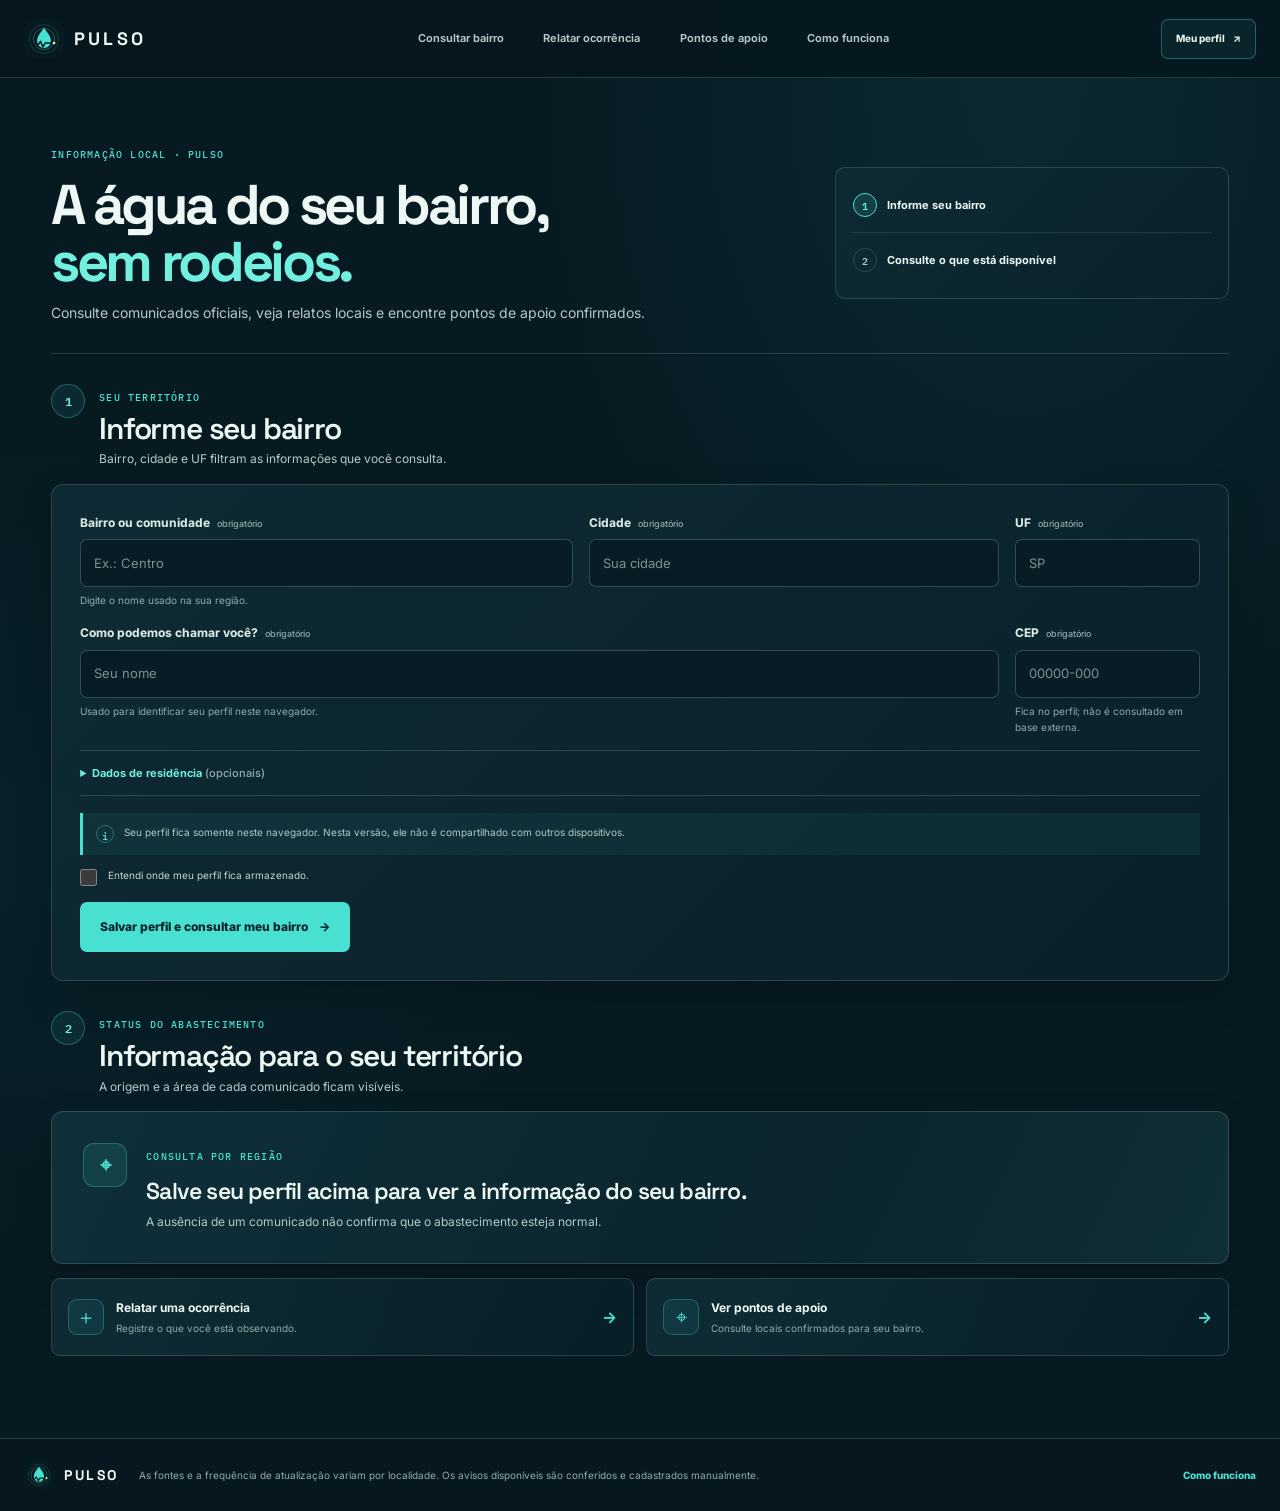
<file: index.html>
<!doctype html>
<html lang="pt-BR">
<head>
  <meta charset="utf-8">
  <meta name="viewport" content="width=device-width, initial-scale=1">
  <meta name="theme-color" content="#071a22">
  <meta name="description" content="Consulte avisos de abastecimento, relatos locais e pontos de apoio para o seu bairro.">
  <title>Pulso — Informação da água no seu bairro</title>
  <link rel="icon" href="img/mark.svg" type="image/svg+xml">
  <link rel="preconnect" href="https://fonts.googleapis.com">
  <link rel="preconnect" href="https://fonts.gstatic.com" crossorigin>
  <link href="https://fonts.googleapis.com/css2?family=IBM+Plex+Mono:wght@400;500;600&family=Inter:wght@400;500;600;700;800&family=Space+Grotesk:wght@400;500;600;700&display=swap" rel="stylesheet">
  <link rel="stylesheet" href="css/styles-base.css">
  <link rel="stylesheet" href="css/styles-alerta.css">
  <script src="js/data.js" defer></script>
  <script src="js/app.js" defer></script>
</head>
<body data-page="inicio">
  <a class="skip-link" href="#conteudo">Pular para o conteúdo</a>
  <div class="app-frame">
    <header class="site-header">
      <a class="brand" href="index.html" aria-label="Pulso, início"><img src="img/mark.svg" width="40" height="40" alt=""><span>PULSO</span></a>
      <nav class="primary-nav" id="primary-navigation" aria-label="Navegação principal">
        <a data-active-nav="status" href="solucao.html">Consultar bairro</a>
        <a data-active-nav="relatos" href="equipe.html">Relatar ocorrência</a>
        <a data-active-nav="apoio" href="impacto.html">Pontos de apoio</a>
        <a data-active-nav="sobre" href="sobre.html">Como funciona</a>
      </nav>
      <a class="header-profile" href="#perfil">Meu perfil <span aria-hidden="true">↗</span></a>
      <button class="menu-toggle" id="menu-toggle" type="button" aria-controls="primary-navigation" aria-expanded="false" aria-label="Abrir navegação"><span></span><span></span></button>
    </header>

    <main id="conteudo" class="page-content page-content--service">
      <section class="service-intro" aria-labelledby="home-title">
        <div class="service-intro__copy">
          <span class="eyebrow">INFORMAÇÃO LOCAL · PULSO</span>
          <h1 id="home-title">A água do seu bairro,<br><span>sem rodeios.</span></h1>
          <p>Consulte comunicados oficiais, veja relatos locais e encontre pontos de apoio confirmados.</p>
        </div>
        <ol class="service-steps" aria-label="Como começar">
          <li class="service-steps__current"><span>1</span><strong>Informe seu bairro</strong></li>
          <li><span>2</span><strong>Consulte o que está disponível</strong></li>
        </ol>
      </section>

      <section class="profile-section profile-section--service" id="perfil" aria-labelledby="profile-title">
        <div class="service-section-heading">
          <span class="service-step-number" aria-hidden="true">1</span>
          <div>
            <span class="eyebrow">SEU TERRITÓRIO</span>
            <h2 id="profile-title">Informe seu bairro</h2>
            <p>Bairro, cidade e UF filtram as informações que você consulta.</p>
          </div>
        </div>

        <div id="profile-summary" class="profile-summary" hidden>
          <span class="profile-avatar" aria-hidden="true">⌖</span>
          <div id="profile-summary-text" class="profile-summary__text"></div>
          <div class="profile-summary__actions">
            <button id="edit-profile" class="button button--outline" type="button">Alterar perfil</button>
            <button id="delete-profile" class="text-button" type="button">Apagar perfil e dados locais</button>
          </div>
        </div>

        <div id="profile-form-section">
          <form id="profile-form" class="profile-form profile-form--service" novalidate>
            <div class="profile-form__grid">
              <div class="field">
                <label for="neighborhood">Bairro ou comunidade <span>obrigatório</span></label>
                <input id="neighborhood" name="neighborhood" type="text" maxlength="80" autocomplete="address-level3" placeholder="Ex.: Centro" required>
                <small>Digite o nome usado na sua região.</small>
              </div>
              <div class="field">
                <label for="city">Cidade <span>obrigatório</span></label>
                <input id="city" name="city" type="text" maxlength="80" autocomplete="address-level2" placeholder="Sua cidade" required>
              </div>
              <div class="field field--state">
                <label for="state">UF <span>obrigatório</span></label>
                <input id="state" name="state" type="text" maxlength="2" minlength="2" autocomplete="address-level1" placeholder="SP" autocapitalize="characters" required>
              </div>
              <div class="field field--wide">
                <label for="name">Como podemos chamar você? <span>obrigatório</span></label>
                <input id="name" name="name" type="text" maxlength="80" autocomplete="name" placeholder="Seu nome" required>
                <small>Usado para identificar seu perfil neste navegador.</small>
              </div>
              <div class="field">
                <label for="cep">CEP <span>obrigatório</span></label>
                <input id="cep" name="cep" type="text" inputmode="numeric" maxlength="9" autocomplete="postal-code" placeholder="00000-000" required>
                <small>Fica no perfil; não é consultado em base externa.</small>
              </div>
            </div>

            <details class="profile-optional">
              <summary>Dados de residência <span>(opcionais)</span></summary>
              <div class="profile-optional__fields">
                <div class="field">
                  <label for="residence-type">Tipo de residência</label>
                  <select id="residence-type" name="residence-type"><option value="">Prefiro não informar</option><option value="Casa">Casa</option><option value="Apartamento">Apartamento</option></select>
                </div>
                <div class="field">
                  <label for="residence-number">Número</label>
                  <input id="residence-number" name="residence-number" type="text" maxlength="12" autocomplete="off" placeholder="Opcional">
                </div>
              </div>
            </details>

            <div class="profile-storage-note">
              <span aria-hidden="true">i</span>
              <p>Seu perfil fica somente neste navegador. Nesta versão, ele não é compartilhado com outros dispositivos.</p>
            </div>
            <label class="consent-row"><input id="profile-local-consent" type="checkbox" required><span>Entendi onde meu perfil fica armazenado.</span></label>
            <button class="button button--blue" type="submit">Salvar perfil e consultar meu bairro <span aria-hidden="true">→</span></button>
          </form>
        </div>
        <p id="profile-status" class="inline-status" role="status" aria-live="polite"></p>
      </section>

      <section class="content-section content-section--service" aria-labelledby="today-title">
        <div class="service-section-heading">
          <span class="service-step-number" aria-hidden="true">2</span>
          <div>
            <span class="eyebrow">STATUS DO ABASTECIMENTO</span>
            <h2 id="today-title">Informação para o seu território</h2>
            <p>A origem e a área de cada comunicado ficam visíveis.</p>
          </div>
        </div>
        <div id="official-status" aria-live="polite" tabindex="-1"></div>
        <div class="service-next-actions" aria-label="Próximas ações">
          <a href="equipe.html" class="service-action"><span class="service-action__icon" aria-hidden="true">＋</span><span><strong>Relatar uma ocorrência</strong><small>Registre o que você está observando.</small></span><b aria-hidden="true">→</b></a>
          <a href="impacto.html" class="service-action"><span class="service-action__icon" aria-hidden="true">⌖</span><span><strong>Ver pontos de apoio</strong><small>Consulte locais confirmados para seu bairro.</small></span><b aria-hidden="true">→</b></a>
        </div>
      </section>
    </main>

    <dialog id="demo-alert-dialog" class="demo-alert-dialog" aria-labelledby="demo-alert-title" aria-describedby="demo-alert-disclosure">
      <div class="demo-alert-dialog__panel">
        <div class="demo-alert-dialog__header">
          <span id="demo-alert-badge" class="status-chip status-chip--demo">DEMONSTRAÇÃO · AVISO OFICIAL</span>
          <span id="demo-alert-provider" class="source-code">SAAE Indaiatuba</span>
        </div>
        <h2 id="demo-alert-title">Exemplo de mensagem de alerta</h2>
        <p id="demo-alert-location" class="demo-alert-dialog__location">Perfil consultado: bairro · cidade/UF</p>
        <p id="demo-alert-message" class="demo-alert-dialog__message">Comunicado oficial sobre o abastecimento.</p>
        <div class="status-details">
          <div><span>PERÍODO DO COMUNICADO</span><strong id="demo-alert-period"></strong></div>
          <div><span>ABRANGÊNCIA DA FONTE</span><strong id="demo-alert-area"></strong></div>
        </div>
        <details id="demo-alert-areas" class="demo-alert-dialog__areas">
          <summary id="demo-alert-areas-summary">Ver áreas citadas no comunicado original</summary>
          <ul id="demo-alert-areas-list" aria-label="Áreas citadas no comunicado"></ul>
        </details>
        <p id="demo-alert-disclosure" class="demo-alert-dialog__disclosure">Este exemplo se baseia em um comunicado oficial real. A lista mostra apenas as áreas citadas na publicação; o status filtrado do seu perfil aparece na página.</p>
        <div class="demo-alert-dialog__actions">
          <a id="demo-alert-source" class="text-link" href="https://saae.sp.gov.br/servicos/avisos-de-interrupcao" target="_blank" rel="noopener noreferrer">Abrir publicação original (opcional) <span aria-hidden="true">↗</span></a>
          <button id="demo-alert-dismiss" class="button button--blue" type="button">Ver resultado do meu bairro</button>
        </div>
      </div>
    </dialog>

    <footer class="site-footer">
      <a class="brand brand--footer" href="index.html"><img src="img/mark.svg" width="32" height="32" alt=""><span>PULSO</span></a>
      <p>As fontes e a frequência de atualização variam por localidade. Os avisos disponíveis são conferidos e cadastrados manualmente.</p>
      <a href="sobre.html">Como funciona</a>
    </footer>
  </div>
</body>
</html>
</file>
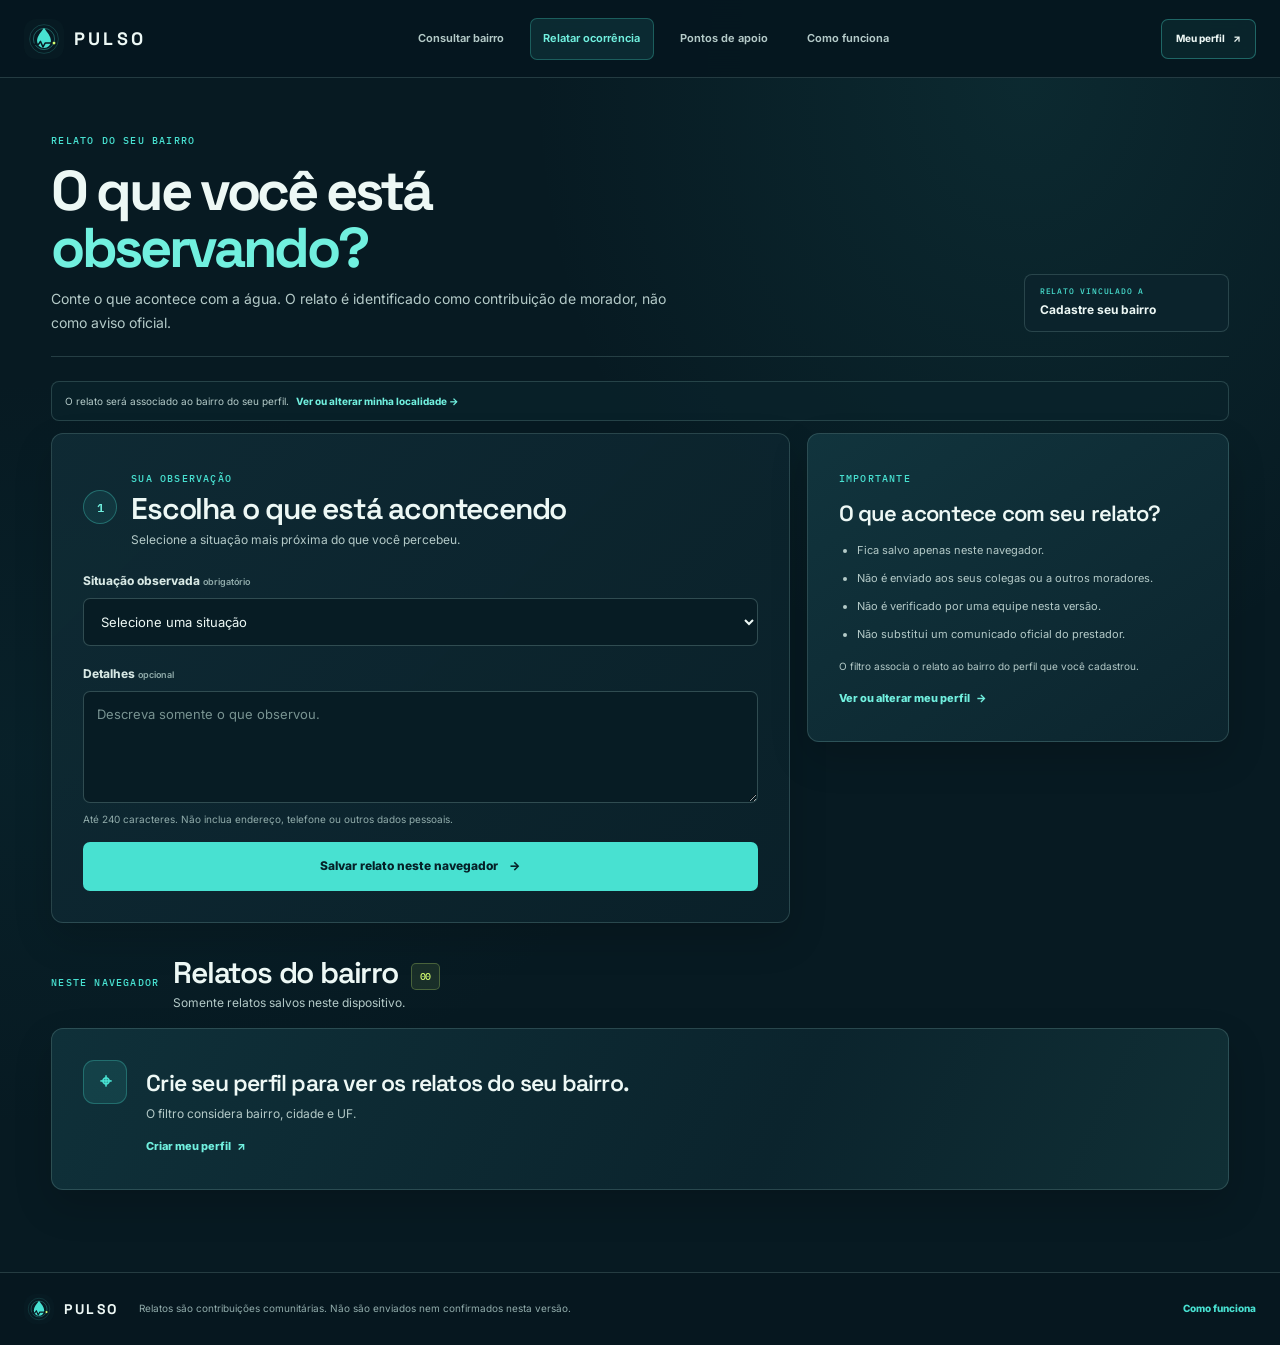
<file: equipe.html>
<!doctype html>
<html lang="pt-BR">
<head>
  <meta charset="utf-8">
  <meta name="viewport" content="width=device-width, initial-scale=1">
  <meta name="theme-color" content="#071a22">
  <meta name="description" content="Registre o que você está observando sobre a água no seu bairro.">
  <title>Relatar ocorrência — Pulso</title>
  <link rel="icon" href="img/mark.svg" type="image/svg+xml">
  <link rel="preconnect" href="https://fonts.googleapis.com">
  <link rel="preconnect" href="https://fonts.gstatic.com" crossorigin>
  <link href="https://fonts.googleapis.com/css2?family=IBM+Plex+Mono:wght@400;500;600&family=Inter:wght@400;500;600;700;800&family=Space+Grotesk:wght@400;500;600;700&display=swap" rel="stylesheet">
  <link rel="stylesheet" href="css/styles-base.css">
  <script src="js/data.js" defer></script>
  <script src="js/app.js" defer></script>
</head>
<body data-page="relatos">
  <a class="skip-link" href="#conteudo">Pular para o conteúdo</a>
  <div class="app-frame">
    <header class="site-header">
      <a class="brand" href="index.html" aria-label="Pulso, início"><img src="img/mark.svg" width="40" height="40" alt=""><span>PULSO</span></a>
      <nav class="primary-nav" id="primary-navigation" aria-label="Navegação principal">
        <a data-active-nav="status" href="solucao.html">Consultar bairro</a>
        <a data-active-nav="relatos" href="equipe.html">Relatar ocorrência</a>
        <a data-active-nav="apoio" href="impacto.html">Pontos de apoio</a>
        <a data-active-nav="sobre" href="sobre.html">Como funciona</a>
      </nav>
      <a class="header-profile" href="index.html#perfil">Meu perfil <span aria-hidden="true">↗</span></a>
      <button class="menu-toggle" id="menu-toggle" type="button" aria-controls="primary-navigation" aria-expanded="false" aria-label="Abrir navegação"><span></span><span></span></button>
    </header>

    <main id="conteudo" class="page-content page-content--service">
      <section class="service-page-intro" aria-labelledby="report-page-title">
        <div>
          <span class="eyebrow">RELATO DO SEU BAIRRO</span>
          <h1 id="report-page-title">O que você está<br><span>observando?</span></h1>
          <p>Conte o que acontece com a água. O relato é identificado como contribuição de morador, não como aviso oficial.</p>
        </div>
        <div class="location-pill"><span>RELATO VINCULADO A</span><strong data-current-location></strong></div>
      </section>

      <p class="report-profile-note">O relato será associado ao bairro do seu perfil. <a href="index.html#perfil">Ver ou alterar minha localidade <span aria-hidden="true">→</span></a></p>

      <div class="report-layout report-layout--service">
        <form class="report-form report-form--service" id="report-form" novalidate>
          <div class="service-section-heading service-section-heading--plain">
            <span class="service-step-number" aria-hidden="true">1</span>
            <div>
              <span class="eyebrow">SUA OBSERVAÇÃO</span>
              <h2>Escolha o que está acontecendo</h2>
              <p>Selecione a situação mais próxima do que você percebeu.</p>
            </div>
          </div>
          <div class="field">
            <label for="report-type">Situação observada <span>obrigatório</span></label>
            <select id="report-type" name="type" required>
              <option value="">Selecione uma situação</option>
              <option value="sem-agua">Estou sem água</option>
              <option value="pressao-baixa">A pressão está baixa</option>
              <option value="retorno-gradual">A água está voltando</option>
              <option value="outro">Outra situação</option>
            </select>
          </div>
          <div class="field">
            <label for="report-description">Detalhes <span>opcional</span></label>
            <textarea id="report-description" name="description" maxlength="240" rows="4" placeholder="Descreva somente o que observou."></textarea>
            <small>Até 240 caracteres. Não inclua endereço, telefone ou outros dados pessoais.</small>
          </div>
          <button class="button button--blue" type="submit">Salvar relato neste navegador <span aria-hidden="true">→</span></button>
          <p id="report-status" class="inline-status" role="status" aria-live="polite"></p>
        </form>

        <aside class="report-explainer report-explainer--service">
          <span class="eyebrow">IMPORTANTE</span>
          <h2>O que acontece com seu relato?</h2>
          <ul class="report-steps">
            <li>Fica salvo apenas neste navegador.</li>
            <li>Não é enviado aos seus colegas ou a outros moradores.</li>
            <li>Não é verificado por uma equipe nesta versão.</li>
            <li>Não substitui um comunicado oficial do prestador.</li>
          </ul>
          <p>O filtro associa o relato ao bairro do perfil que você cadastrou.</p>
          <a href="index.html#perfil" class="text-link">Ver ou alterar meu perfil <span aria-hidden="true">→</span></a>
        </aside>
      </div>

      <section class="content-section content-section--service" aria-labelledby="reports-title">
        <div class="service-section-heading service-section-heading--plain">
          <span class="eyebrow">NESTE NAVEGADOR</span>
          <div>
            <h2 id="reports-title">Relatos do bairro <span class="count-pill" id="report-count">00</span></h2>
            <p>Somente relatos salvos neste dispositivo.</p>
          </div>
        </div>
        <div data-report-feed aria-live="polite"></div>
      </section>
    </main>

    <footer class="site-footer">
      <a class="brand brand--footer" href="index.html"><img src="img/mark.svg" width="32" height="32" alt=""><span>PULSO</span></a>
      <p>Relatos são contribuições comunitárias. Não são enviados nem confirmados nesta versão.</p>
      <a href="sobre.html">Como funciona</a>
    </footer>
  </div>
</body>
</html>
</file>
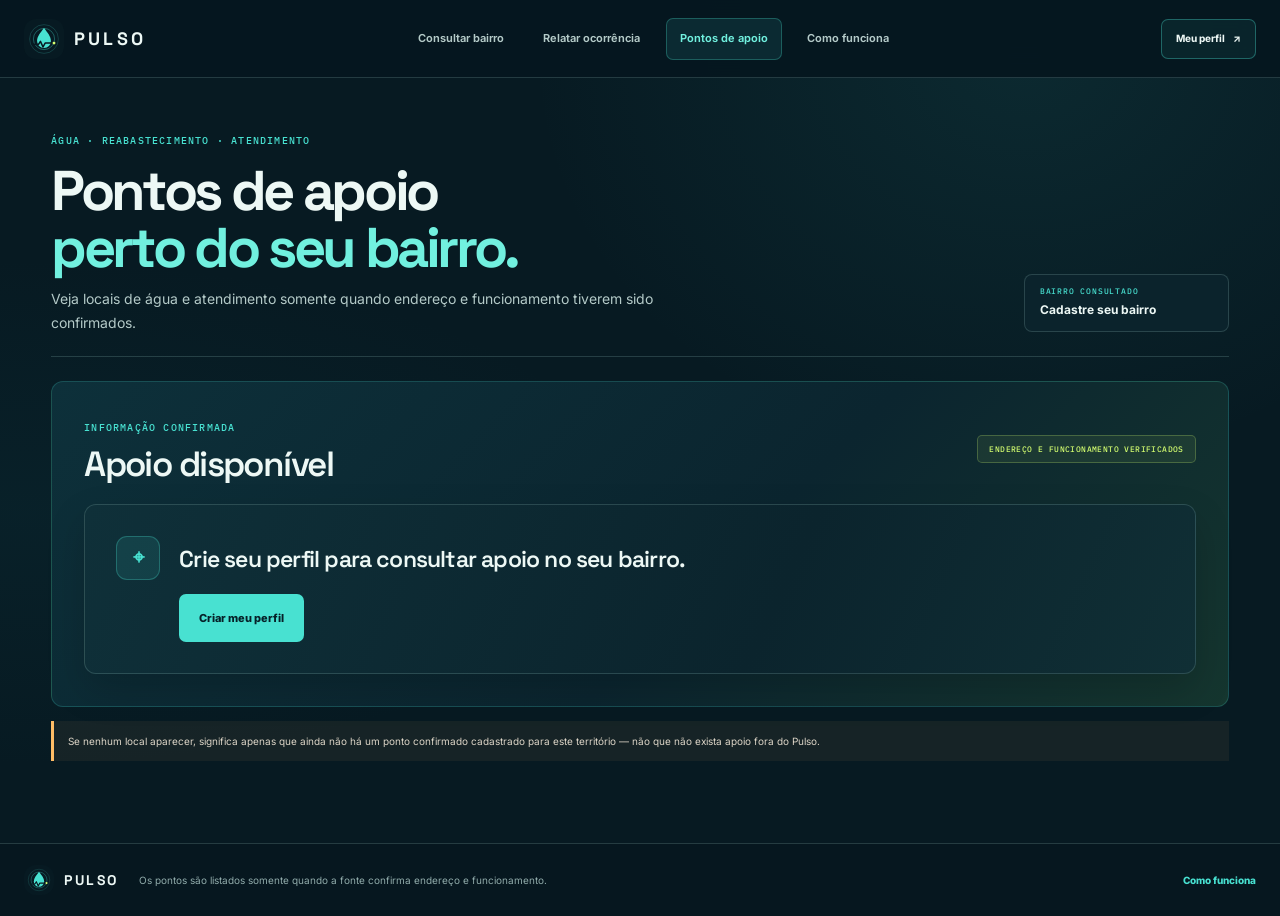
<file: impacto.html>
<!doctype html>
<html lang="pt-BR">
<head>
  <meta charset="utf-8">
  <meta name="viewport" content="width=device-width, initial-scale=1">
  <meta name="theme-color" content="#071a22">
  <meta name="description" content="Consulte pontos de água e apoio confirmados para o seu bairro.">
  <title>Pontos de apoio — Pulso</title>
  <link rel="icon" href="img/mark.svg" type="image/svg+xml">
  <link rel="preconnect" href="https://fonts.googleapis.com">
  <link rel="preconnect" href="https://fonts.gstatic.com" crossorigin>
  <link href="https://fonts.googleapis.com/css2?family=IBM+Plex+Mono:wght@400;500;600&family=Inter:wght@400;500;600;700;800&family=Space+Grotesk:wght@400;500;600;700&display=swap" rel="stylesheet">
  <link rel="stylesheet" href="css/styles-base.css">
  <script src="js/data.js" defer></script>
  <script src="js/app.js" defer></script>
</head>
<body data-page="apoio">
  <a class="skip-link" href="#conteudo">Pular para o conteúdo</a>
  <div class="app-frame">
    <header class="site-header">
      <a class="brand" href="index.html" aria-label="Pulso, início"><img src="img/mark.svg" width="40" height="40" alt=""><span>PULSO</span></a>
      <nav class="primary-nav" id="primary-navigation" aria-label="Navegação principal">
        <a data-active-nav="status" href="solucao.html">Consultar bairro</a>
        <a data-active-nav="relatos" href="equipe.html">Relatar ocorrência</a>
        <a data-active-nav="apoio" href="impacto.html">Pontos de apoio</a>
        <a data-active-nav="sobre" href="sobre.html">Como funciona</a>
      </nav>
      <a class="header-profile" href="index.html#perfil">Meu perfil <span aria-hidden="true">↗</span></a>
      <button class="menu-toggle" id="menu-toggle" type="button" aria-controls="primary-navigation" aria-expanded="false" aria-label="Abrir navegação"><span></span><span></span></button>
    </header>

    <main id="conteudo" class="page-content page-content--service">
      <section class="service-page-intro" aria-labelledby="support-page-title">
        <div>
          <span class="eyebrow">ÁGUA · REABASTECIMENTO · ATENDIMENTO</span>
          <h1 id="support-page-title">Pontos de apoio<br><span>perto do seu bairro.</span></h1>
          <p>Veja locais de água e atendimento somente quando endereço e funcionamento tiverem sido confirmados.</p>
        </div>
        <div class="location-pill"><span>BAIRRO CONSULTADO</span><strong data-current-location></strong></div>
      </section>

      <section class="support-section support-section--service" aria-labelledby="support-title">
        <div class="section-heading">
          <div>
            <span class="eyebrow">INFORMAÇÃO CONFIRMADA</span>
            <h2 id="support-title">Apoio disponível</h2>
          </div>
          <span class="data-badge">ENDEREÇO E FUNCIONAMENTO VERIFICADOS</span>
        </div>
        <div id="support-results" aria-live="polite"></div>
      </section>

      <p class="support-safety-note">Se nenhum local aparecer, significa apenas que ainda não há um ponto confirmado cadastrado para este território — não que não exista apoio fora do Pulso.</p>
    </main>

    <footer class="site-footer">
      <a class="brand brand--footer" href="index.html"><img src="img/mark.svg" width="32" height="32" alt=""><span>PULSO</span></a>
      <p>Os pontos são listados somente quando a fonte confirma endereço e funcionamento.</p>
      <a href="sobre.html">Como funciona</a>
    </footer>
  </div>
</body>
</html>
</file>
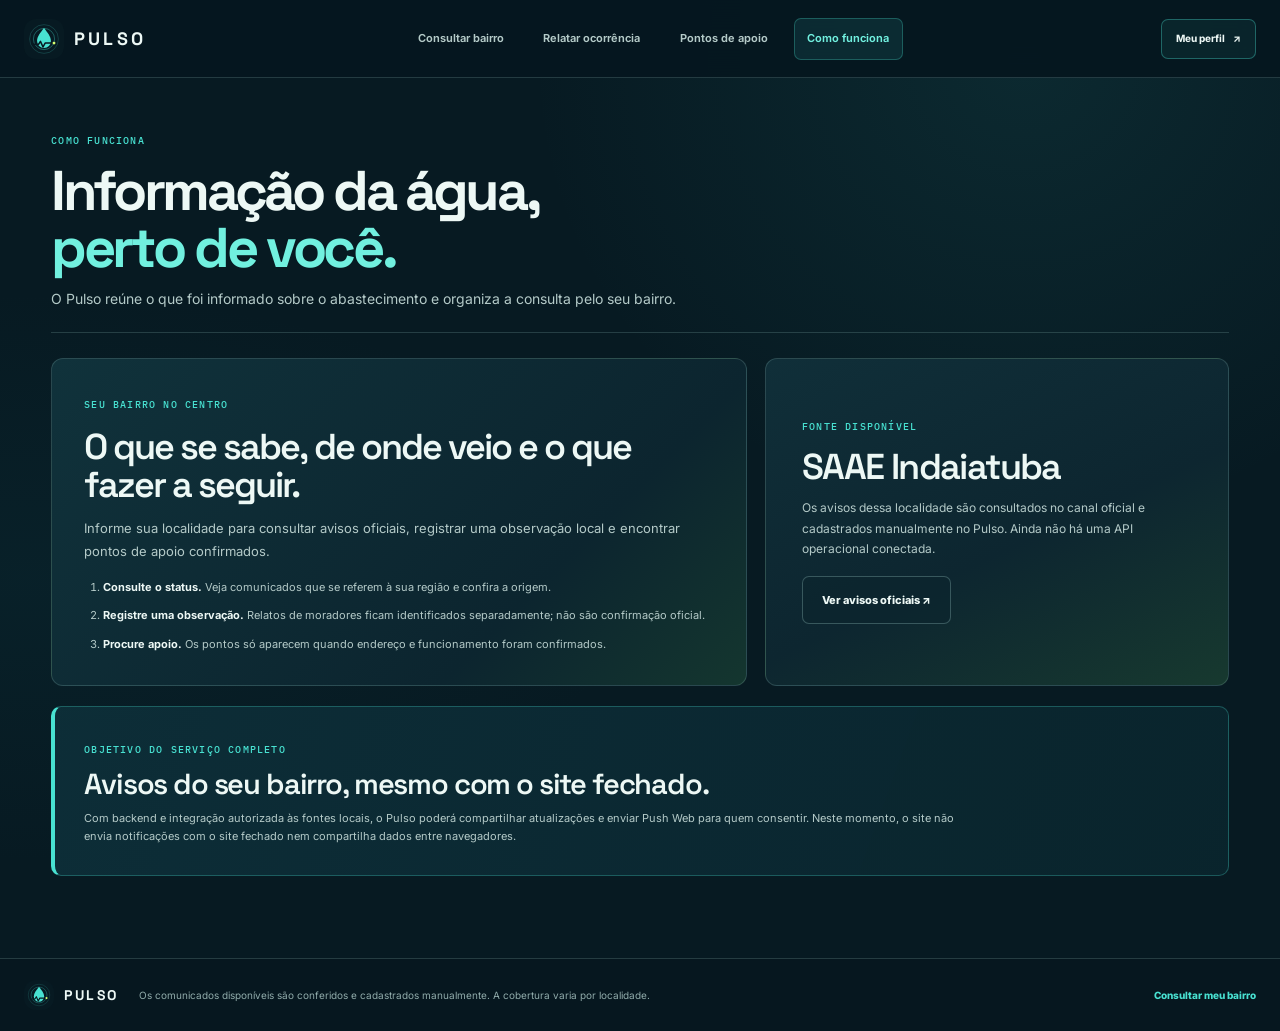
<file: sobre.html>
<!doctype html>
<html lang="pt-BR">
<head>
  <meta charset="utf-8">
  <meta name="viewport" content="width=device-width, initial-scale=1">
  <meta name="theme-color" content="#071a22">
  <meta name="description" content="Entenda como o Pulso organiza informações sobre água por bairro e identifica suas fontes.">
  <title>Como funciona — Pulso</title>
  <link rel="icon" href="img/mark.svg" type="image/svg+xml">
  <link rel="preconnect" href="https://fonts.googleapis.com">
  <link rel="preconnect" href="https://fonts.gstatic.com" crossorigin>
  <link href="https://fonts.googleapis.com/css2?family=IBM+Plex+Mono:wght@400;500;600&family=Inter:wght@400;500;600;700;800&family=Space+Grotesk:wght@400;500;600;700&display=swap" rel="stylesheet">
  <link rel="stylesheet" href="css/styles-base.css">
  <script src="js/data.js" defer></script>
  <script src="js/app.js" defer></script>
</head>
<body data-page="sobre">
  <a class="skip-link" href="#conteudo">Pular para o conteúdo</a>
  <div class="app-frame">
    <header class="site-header">
      <a class="brand" href="index.html" aria-label="Pulso, início"><img src="img/mark.svg" width="40" height="40" alt=""><span>PULSO</span></a>
      <nav class="primary-nav" id="primary-navigation" aria-label="Navegação principal">
        <a data-active-nav="status" href="solucao.html">Consultar bairro</a>
        <a data-active-nav="relatos" href="equipe.html">Relatar ocorrência</a>
        <a data-active-nav="apoio" href="impacto.html">Pontos de apoio</a>
        <a data-active-nav="sobre" href="sobre.html">Como funciona</a>
      </nav>
      <a class="header-profile" href="index.html#perfil">Meu perfil <span aria-hidden="true">↗</span></a>
      <button class="menu-toggle" id="menu-toggle" type="button" aria-controls="primary-navigation" aria-expanded="false" aria-label="Abrir navegação"><span></span><span></span></button>
    </header>

    <main id="conteudo" class="page-content page-content--service">
      <section class="service-page-intro" aria-labelledby="about-title">
        <div>
          <span class="eyebrow">COMO FUNCIONA</span>
          <h1 id="about-title">Informação da água,<br><span>perto de você.</span></h1>
          <p>O Pulso reúne o que foi informado sobre o abastecimento e organiza a consulta pelo seu bairro.</p>
        </div>
      </section>

      <section class="about-story about-story--service">
        <div>
          <span class="eyebrow">SEU BAIRRO NO CENTRO</span>
          <h2>O que se sabe, de onde veio e o que fazer a seguir.</h2>
          <p>Informe sua localidade para consultar avisos oficiais, registrar uma observação local e encontrar pontos de apoio confirmados.</p>
          <ol class="about-steps">
            <li><strong>Consulte o status.</strong> Veja comunicados que se referem à sua região e confira a origem.</li>
            <li><strong>Registre uma observação.</strong> Relatos de moradores ficam identificados separadamente; não são confirmação oficial.</li>
            <li><strong>Procure apoio.</strong> Os pontos só aparecem quando endereço e funcionamento foram confirmados.</li>
          </ol>
        </div>
        <aside class="about-source-panel" id="fontes">
          <span class="eyebrow">FONTE DISPONÍVEL</span>
          <h2>SAAE Indaiatuba</h2>
          <p>Os avisos dessa localidade são consultados no canal oficial e cadastrados manualmente no Pulso. Ainda não há uma API operacional conectada.</p>
          <a class="button button--outline" href="https://saae.sp.gov.br/servicos/avisos-de-interrupcao" target="_blank" rel="noopener noreferrer">Ver avisos oficiais ↗</a>
        </aside>
      </section>

      <section class="future-note-panel" aria-labelledby="future-title">
        <span class="eyebrow">OBJETIVO DO SERVIÇO COMPLETO</span>
        <h2 id="future-title">Avisos do seu bairro, mesmo com o site fechado.</h2>
        <p>Com backend e integração autorizada às fontes locais, o Pulso poderá compartilhar atualizações e enviar Push Web para quem consentir. Neste momento, o site não envia notificações com o site fechado nem compartilha dados entre navegadores.</p>
      </section>

    </main>

    <footer class="site-footer">
      <a class="brand brand--footer" href="index.html"><img src="img/mark.svg" width="32" height="32" alt=""><span>PULSO</span></a>
      <p>Os comunicados disponíveis são conferidos e cadastrados manualmente. A cobertura varia por localidade.</p>
      <a href="index.html#perfil">Consultar meu bairro</a>
    </footer>
  </div>
</body>
</html>
</file>
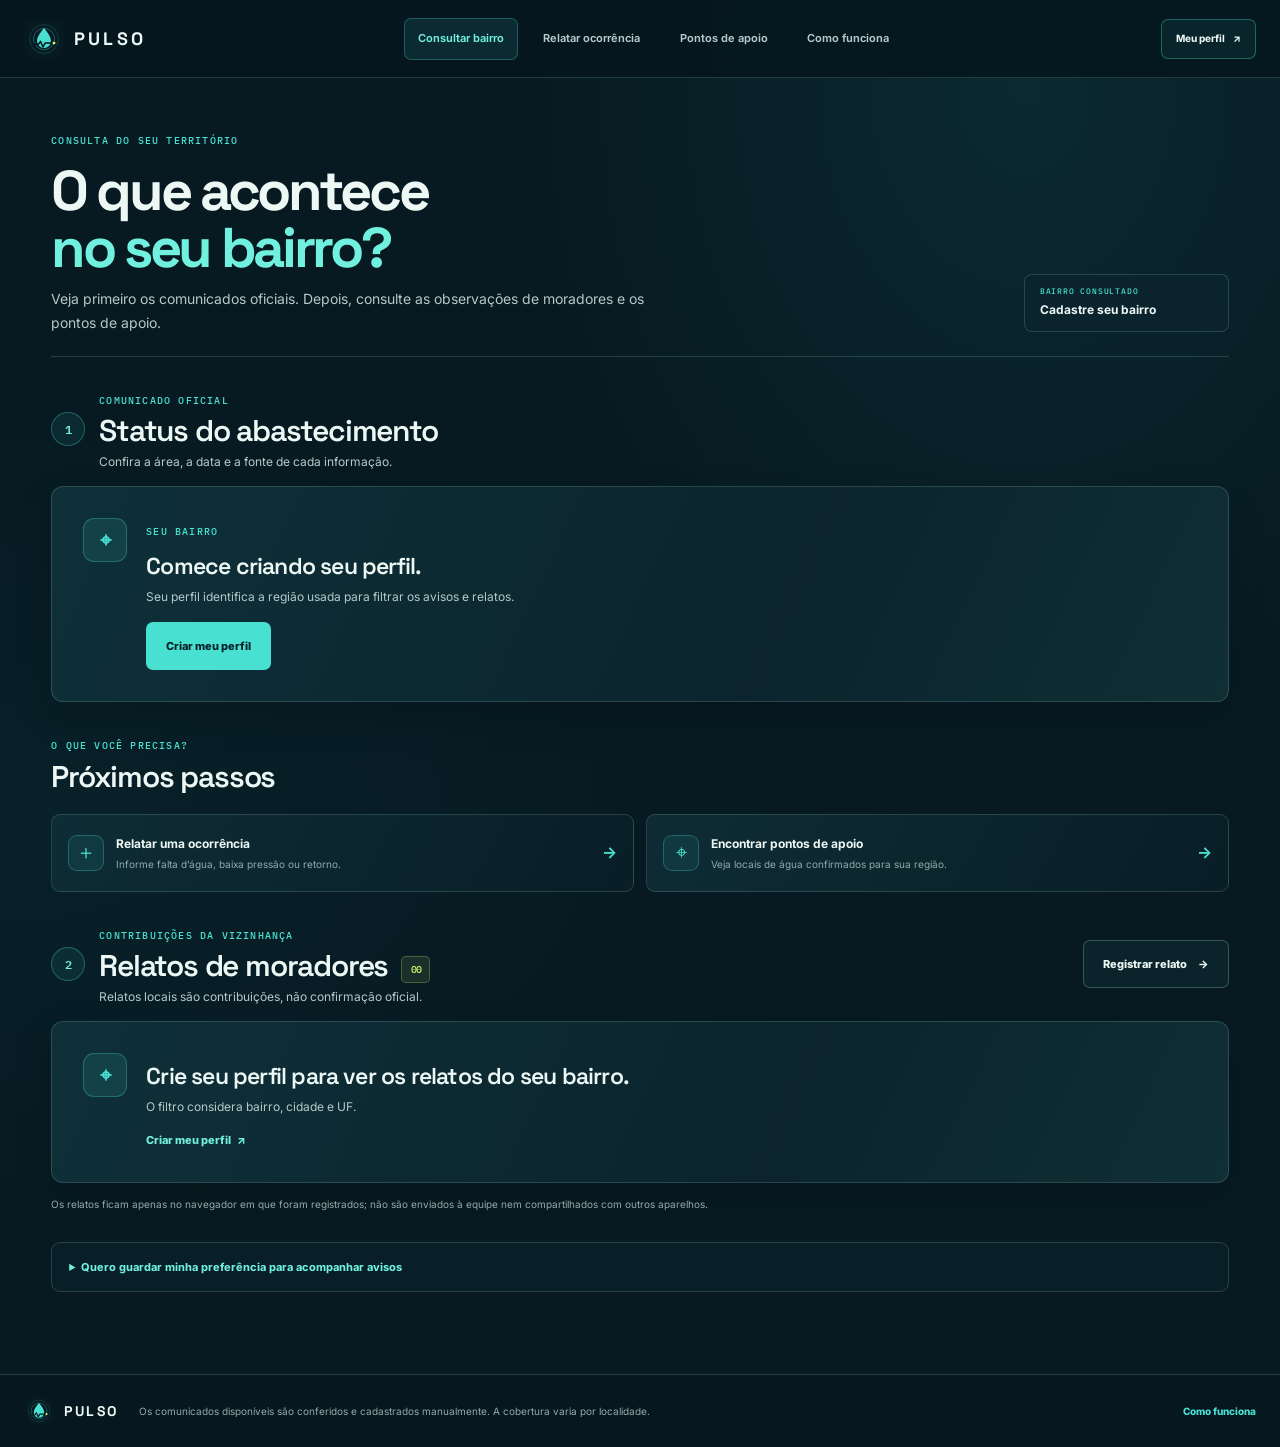
<file: solucao.html>
<!doctype html>
<html lang="pt-BR">
<head>
  <meta charset="utf-8">
  <meta name="viewport" content="width=device-width, initial-scale=1">
  <meta name="theme-color" content="#071a22">
  <meta name="description" content="Consulte comunicados de água e relatos do seu bairro, com a origem identificada.">
  <title>Consultar bairro — Pulso</title>
  <link rel="icon" href="img/mark.svg" type="image/svg+xml">
  <link rel="preconnect" href="https://fonts.googleapis.com">
  <link rel="preconnect" href="https://fonts.gstatic.com" crossorigin>
  <link href="https://fonts.googleapis.com/css2?family=IBM+Plex+Mono:wght@400;500;600&family=Inter:wght@400;500;600;700;800&family=Space+Grotesk:wght@400;500;600;700&display=swap" rel="stylesheet">
  <link rel="stylesheet" href="css/styles-base.css">
  <script src="js/data.js" defer></script>
  <script src="js/app.js" defer></script>
</head>
<body data-page="status">
  <a class="skip-link" href="#conteudo">Pular para o conteúdo</a>
  <div class="app-frame">
    <header class="site-header">
      <a class="brand" href="index.html" aria-label="Pulso, início"><img src="img/mark.svg" width="40" height="40" alt=""><span>PULSO</span></a>
      <nav class="primary-nav" id="primary-navigation" aria-label="Navegação principal">
        <a data-active-nav="status" href="solucao.html">Consultar bairro</a>
        <a data-active-nav="relatos" href="equipe.html">Relatar ocorrência</a>
        <a data-active-nav="apoio" href="impacto.html">Pontos de apoio</a>
        <a data-active-nav="sobre" href="sobre.html">Como funciona</a>
      </nav>
      <a class="header-profile" href="index.html#perfil">Meu perfil <span aria-hidden="true">↗</span></a>
      <button class="menu-toggle" id="menu-toggle" type="button" aria-controls="primary-navigation" aria-expanded="false" aria-label="Abrir navegação"><span></span><span></span></button>
    </header>

    <main id="conteudo" class="page-content page-content--service">
      <section class="service-page-intro" aria-labelledby="status-page-title">
        <div>
          <span class="eyebrow">CONSULTA DO SEU TERRITÓRIO</span>
          <h1 id="status-page-title">O que acontece<br><span>no seu bairro?</span></h1>
          <p>Veja primeiro os comunicados oficiais. Depois, consulte as observações de moradores e os pontos de apoio.</p>
        </div>
        <div class="location-pill"><span>BAIRRO CONSULTADO</span><strong data-current-location></strong></div>
      </section>

      <section class="content-section content-section--service" aria-labelledby="official-title">
        <div class="service-section-heading service-section-heading--plain">
          <span class="service-step-number" aria-hidden="true">1</span>
          <div>
            <span class="eyebrow">COMUNICADO OFICIAL</span>
            <h2 id="official-title">Status do abastecimento</h2>
            <p>Confira a área, a data e a fonte de cada informação.</p>
          </div>
        </div>
        <div id="official-status" aria-live="polite"></div>
      </section>

      <section class="content-section content-section--service" aria-labelledby="next-actions-title">
        <div class="service-section-heading service-section-heading--plain">
          <div>
            <span class="eyebrow">O QUE VOCÊ PRECISA?</span>
            <h2 id="next-actions-title">Próximos passos</h2>
          </div>
        </div>
        <div class="service-next-actions">
          <a href="equipe.html" class="service-action"><span class="service-action__icon" aria-hidden="true">＋</span><span><strong>Relatar uma ocorrência</strong><small>Informe falta d’água, baixa pressão ou retorno.</small></span><b aria-hidden="true">→</b></a>
          <a href="impacto.html" class="service-action"><span class="service-action__icon" aria-hidden="true">⌖</span><span><strong>Encontrar pontos de apoio</strong><small>Veja locais de água confirmados para sua região.</small></span><b aria-hidden="true">→</b></a>
        </div>
      </section>

      <section class="content-section content-section--service" aria-labelledby="reports-title">
        <div class="service-section-heading service-section-heading--plain">
          <span class="service-step-number" aria-hidden="true">2</span>
          <div>
            <span class="eyebrow">CONTRIBUIÇÕES DA VIZINHANÇA</span>
            <h2 id="reports-title">Relatos de moradores <span class="count-pill" id="report-count">00</span></h2>
            <p>Relatos locais são contribuições, não confirmação oficial.</p>
          </div>
          <a class="button button--outline" href="equipe.html">Registrar relato <span aria-hidden="true">→</span></a>
        </div>
        <div data-report-feed aria-live="polite"></div>
        <p class="micro-note">Os relatos ficam apenas no navegador em que foram registrados; não são enviados à equipe nem compartilhados com outros aparelhos.</p>
      </section>

      <details class="preference-disclosure">
        <summary>Quero guardar minha preferência para acompanhar avisos</summary>
        <div class="preference-disclosure__body">
          <p>No site atual, essa preferência fica somente neste navegador e não envia notificações com o site fechado.</p>
          <form id="preference-form" class="notify-form">
            <label class="consent-row"><input id="updates-opt-in" type="checkbox"><span>Quero acompanhar os avisos do bairro do meu perfil.</span></label>
            <button class="button button--signal" type="submit">Salvar preferência</button>
            <p id="preference-status" class="inline-status" role="status" aria-live="polite"></p>
          </form>
        </div>
      </details>
    </main>

    <footer class="site-footer">
      <a class="brand brand--footer" href="index.html"><img src="img/mark.svg" width="32" height="32" alt=""><span>PULSO</span></a>
      <p>Os comunicados disponíveis são conferidos e cadastrados manualmente. A cobertura varia por localidade.</p>
      <a href="sobre.html">Como funciona</a>
    </footer>
  </div>
</body>
</html>
</file>
<file: css/styles-base.css>
:root {
  color-scheme: dark;
  --bg: #071a22;
  --surface: #0b232c;
  --surface-raised: #102e38;
  --surface-strong: #163b45;
  --ink: #edf8f5;
  --muted: #b4cac8;
  --muted-dim: #91acab;
  --line: rgba(144, 190, 187, .22);
  --aqua: #48e1d1;
  --aqua-strong: #71f0df;
  --lime: #d5ff70;
  --amber: #ffbd66;
  --red: #ff8278;
  --sans: 'Inter', 'Avenir Next', system-ui, sans-serif;
  --display: 'Space Grotesk', 'Inter', system-ui, sans-serif;
  --mono: 'IBM Plex Mono', 'SFMono-Regular', Consolas, monospace;
  --content-width: 1280px;
}

* { box-sizing: border-box; }
html { scroll-behavior: smooth; scroll-padding-top: 100px; }
body {
  min-width: 320px;
  margin: 0;
  background:
    radial-gradient(ellipse at 80% 6%, rgba(44, 145, 143, .13), transparent 34%),
    radial-gradient(ellipse at 2% 56%, rgba(17, 80, 91, .12), transparent 35%),
    var(--bg);
  color: var(--ink);
  font: 400 15px/1.65 var(--sans);
  -webkit-font-smoothing: antialiased;
}
button, input, select, textarea { font: inherit; }
button, a, select { -webkit-tap-highlight-color: transparent; }
a { color: inherit; text-underline-offset: 4px; }
button { color: inherit; }
img { max-width: 100%; }
::selection { background: var(--aqua); color: #062028; }
:focus-visible { outline: 3px solid var(--lime); outline-offset: 3px; }
.app-frame { min-height: 100vh; }
.skip-link { position: fixed; z-index: 200; top: 10px; left: 10px; padding: 12px 16px; border-radius: 8px; background: var(--lime); color: #09232a; font-weight: 800; transform: translateY(-160%); }
.skip-link:focus { transform: translateY(0); }

.site-header {
  position: sticky;
  z-index: 50;
  top: 0;
  display: grid;
  grid-template-columns: auto minmax(0, 1fr) auto;
  align-items: center;
  gap: clamp(16px, 3vw, 38px);
  min-height: 78px;
  padding: 12px max(24px, calc((100vw - 1400px) / 2));
  border-bottom: 1px solid var(--line);
  background: rgba(6, 23, 31, .94);
  backdrop-filter: blur(18px);
}
.brand { display: inline-flex; width: fit-content; align-items: center; gap: 10px; color: var(--ink); text-decoration: none; }
.brand img { display: block; flex: 0 0 auto; border-radius: 12px; }
.brand > span { font: 700 18px/1 var(--display); letter-spacing: .18em; }
.primary-nav { display: flex; min-width: 0; align-items: center; justify-content: center; gap: clamp(2px, 1vw, 12px); }
.primary-nav a {
  display: inline-flex;
  min-height: 42px;
  align-items: center;
  justify-content: center;
  padding: 0 clamp(8px, 1vw, 13px);
  border: 1px solid transparent;
  border-radius: 7px;
  color: var(--muted);
  font-size: 11px;
  font-weight: 650;
  text-decoration: none;
  white-space: nowrap;
  transition: color .18s, background .18s, border-color .18s;
}
.primary-nav a:hover { color: var(--aqua-strong); background: rgba(72, 225, 209, .08); }
.primary-nav a[aria-current="page"] { border-color: rgba(72, 225, 209, .28); background: rgba(72, 225, 209, .1); color: var(--aqua-strong); }
.header-profile { display: inline-flex; min-height: 40px; align-items: center; gap: 8px; padding: 0 14px; border: 1px solid rgba(72, 225, 209, .35); border-radius: 7px; background: rgba(72, 225, 209, .07); color: var(--ink); font-size: 10px; font-weight: 750; text-decoration: none; white-space: nowrap; }
.header-profile:hover { border-color: var(--lime); color: var(--lime); }
.menu-toggle { display: none; }
.page-content { width: min(var(--content-width), calc(100% - clamp(36px, 8vw, 112px))); margin-inline: auto; padding: 34px 0 82px; }

.eyebrow { display: inline-block; color: var(--aqua); font: 500 10px/1.5 var(--mono); letter-spacing: .12em; text-transform: uppercase; }
.eyebrow--light { color: var(--aqua-strong); }
.hero-panel {
  position: relative;
  display: flex;
  min-height: 510px;
  align-items: center;
  overflow: hidden;
  padding: clamp(32px, 6vw, 82px);
  border: 1px solid rgba(134, 203, 196, .2);
  border-radius: 18px;
  background: #0b2c37;
  isolation: isolate;
}
.hero-art { position: absolute; z-index: -3; inset: 0; width: 100%; height: 100%; object-fit: cover; object-position: center 48%; }
.hero-shade { position: absolute; z-index: -2; inset: 0; background: linear-gradient(90deg, rgba(4, 23, 31, .94) 0%, rgba(5, 34, 42, .83) 44%, rgba(6, 42, 48, .27) 100%), linear-gradient(0deg, rgba(4, 22, 29, .42), transparent 62%); }
.hero-content { max-width: 740px; color: var(--ink); }
.hero-content h1 { max-width: 760px; margin: 18px 0 16px; font: 700 clamp(44px, 6.5vw, 82px)/.99 var(--display); letter-spacing: -.07em; }
.hero-content h1 span { color: var(--aqua-strong); }
.hero-content > p { max-width: 550px; margin: 0; color: #e0efeb; font-size: clamp(14px, 1.5vw, 17px); line-height: 1.75; }
.photo-credit { position: absolute; right: 19px; bottom: 14px; color: rgba(237, 248, 245, .82); font: 400 9px var(--mono); }
.button { display: inline-flex; min-height: 48px; align-items: center; justify-content: center; gap: 11px; padding: 0 19px; border: 1px solid transparent; border-radius: 7px; cursor: pointer; font-size: 11px; font-weight: 800; text-decoration: none; transition: transform .18s, box-shadow .18s, background .18s; }
.button:hover { transform: translateY(-2px); box-shadow: 0 10px 24px rgba(0, 0, 0, .24); }
.button--blue { background: var(--aqua); color: #062128; }
.button--blue:hover { background: var(--aqua-strong); }
.button--signal { background: linear-gradient(105deg, var(--aqua), var(--lime)); color: #082329; }
.button--signal:hover { background: var(--lime); }
.button--outline { border-color: rgba(145, 190, 187, .33); background: rgba(13, 38, 47, .8); color: var(--ink); }
.button--outline:hover { border-color: var(--aqua); background: rgba(72, 225, 209, .09); color: var(--aqua-strong); }
.button--outline:disabled, .button:disabled, .button[aria-disabled="true"] { border-color: var(--line); background: var(--surface); color: var(--muted-dim); opacity: .75; cursor: not-allowed; }
.hero-content .button { margin-top: 27px; }

.profile-section, .content-section, .support-section, .about-story, .coverage-info, .sources-info, .future-info, .about-ods { margin-top: 58px; }
.section-heading { display: flex; align-items: end; justify-content: space-between; gap: 22px; margin-bottom: 19px; }
.section-heading h2, .support-section h2 { margin: 7px 0 0; color: var(--ink); font: 600 clamp(24px, 3vw, 35px)/1.12 var(--display); letter-spacing: -.045em; }
.section-heading > p { max-width: 410px; margin: 0 0 3px; color: var(--muted); font-size: 12px; }
.profile-form, .profile-summary, .state-card, .report-form, .report-explainer, .support-empty, .support-point, .about-stat, .coverage-info, .sources-info, .future-info, .about-ods {
  border: 1px solid var(--line);
  border-radius: 12px;
  background: linear-gradient(135deg, rgba(15, 43, 52, .97), rgba(10, 33, 42, .98));
  box-shadow: 0 16px 38px rgba(0, 0, 0, .16);
}
.profile-form { padding: clamp(20px, 3.5vw, 36px); }
.profile-form__grid { display: grid; grid-template-columns: repeat(3, minmax(0, 1fr)); gap: 17px 18px; }
.field { min-width: 0; }
.field--wide { grid-column: 1 / -1; }
.field label { display: block; margin: 0 0 7px; color: #d8e9e5; font-size: 11px; font-weight: 750; }
.field label span { color: var(--muted-dim); font-size: 9px; font-weight: 600; }
.field input, .field select, .field textarea { display: block; width: 100%; min-height: 47px; padding: 0 13px; border: 1px solid rgba(143, 187, 184, .3); border-radius: 7px; background: #071c24; color: var(--ink); font-size: 12px; }
.field textarea { min-height: 110px; padding: 12px 13px; resize: vertical; }
.field input::placeholder, .field textarea::placeholder { color: #789391; }
.field input:focus, .field select:focus, .field textarea:focus { border-color: var(--aqua); outline: 3px solid rgba(72, 225, 209, .16); }
.form-note, .field small, .micro-note { display: block; margin: 8px 0 0; color: var(--muted-dim); font-size: 10px; line-height: 1.6; }
.consent-row { display: flex; align-items: flex-start; gap: 11px; margin: 18px 0; color: #c3d7d3; font-size: 10px; line-height: 1.55; }
.consent-row input { flex: 0 0 17px; width: 17px; height: 17px; margin: 1px 0 0; accent-color: var(--aqua); }
.profile-form > .button { margin-top: 3px; }
.inline-status { margin: 9px 0 0; color: var(--muted); font-size: 11px; }
.inline-status:empty { display: none; }
.inline-status--error { color: #ff9c91; }
.inline-status--success { color: var(--lime); }
.profile-summary { display: flex; align-items: center; gap: 16px; padding: 19px 22px; background: linear-gradient(115deg, #102f38, #0e2932 67%, #143831); }
.profile-summary[hidden], [hidden] { display: none !important; }
.profile-avatar { display: grid; flex: 0 0 46px; width: 46px; height: 46px; place-items: center; border: 1px solid rgba(72, 225, 209, .28); border-radius: 11px; background: rgba(72, 225, 209, .1); color: var(--aqua); font-size: 22px; }
.profile-summary__text { display: grid; flex: 1; gap: 3px; }
.profile-summary__text strong { color: var(--ink); font-size: 14px; }
.profile-summary__text span { color: var(--muted); font-size: 11px; }
.profile-summary__text small { color: var(--muted-dim); font-size: 9px; }
.profile-summary__actions { display: grid; justify-items: end; gap: 8px; }
.text-button { border: 0; background: transparent; color: var(--amber); cursor: pointer; font-size: 10px; font-weight: 700; text-decoration: underline; text-underline-offset: 3px; }

.state-card { display: grid; grid-template-columns: 46px minmax(0, 1fr); gap: 17px; padding: clamp(19px, 3vw, 31px); background: linear-gradient(115deg, #0f3039, #0b242d 62%, #102f35); }
.state-card--official { border-color: rgba(72, 225, 209, .4); box-shadow: inset 4px 0 var(--aqua), 0 16px 38px rgba(0, 0, 0, .16); }
.state-card--info { border-color: rgba(255, 189, 102, .34); box-shadow: inset 4px 0 var(--amber), 0 16px 38px rgba(0, 0, 0, .16); }
.state-card__mark { display: grid; width: 44px; height: 44px; place-items: center; border: 1px solid rgba(72, 225, 209, .28); border-radius: 11px; background: rgba(72, 225, 209, .1); color: var(--aqua); font-size: 20px; font-weight: 800; }
.state-card--info .state-card__mark { border-color: rgba(255, 189, 102, .25); background: rgba(255, 189, 102, .1); color: var(--amber); }
.state-card h3 { margin: 9px 0 6px; color: var(--ink); font: 600 clamp(18px, 2vw, 23px)/1.25 var(--display); letter-spacing: -.035em; }
.state-card p { max-width: 870px; margin: 0; color: var(--muted); font-size: 12px; line-height: 1.7; }
.status-meta { display: flex; align-items: center; justify-content: space-between; gap: 12px; flex-wrap: wrap; }
.status-chip { display: inline-flex; align-items: center; min-height: 24px; padding: 4px 9px; border: 1px solid rgba(72, 225, 209, .32); border-radius: 5px; background: rgba(72, 225, 209, .09); color: var(--aqua-strong); font: 500 9px/1.35 var(--mono); letter-spacing: .025em; }
.status-chip--ended { border-color: rgba(255, 189, 102, .35); background: rgba(255, 189, 102, .1); color: var(--amber); }
.status-chip--report { border-color: rgba(213, 255, 112, .31); background: rgba(213, 255, 112, .09); color: var(--lime); }
.source-code { color: var(--muted-dim); font: 500 10px var(--mono); }
.status-details { display: grid; grid-template-columns: repeat(3, minmax(0, 1fr)); gap: 10px; margin-top: 19px; }
.status-details > div { display: grid; gap: 6px; padding: 14px; border: 1px solid rgba(139, 186, 181, .13); border-radius: 8px; background: rgba(4, 24, 31, .48); }
.status-details span { color: var(--aqua); font: 500 9px var(--mono); letter-spacing: .06em; }
.status-details strong { color: #d9e9e5; font-size: 11px; line-height: 1.55; font-weight: 650; }
.state-card__meta { display: flex; align-items: center; justify-content: space-between; gap: 14px; flex-wrap: wrap; margin-top: 18px; padding-top: 14px; border-top: 1px solid var(--line); color: var(--muted-dim); font-size: 10px; }
.source-note { display: block; margin-top: 13px; color: var(--muted-dim); font-size: 9px; line-height: 1.5; }
.text-link { display: inline-flex; align-items: center; gap: 6px; color: var(--aqua-strong); font-size: 11px; font-weight: 800; text-decoration: none; }
.text-link:hover { text-decoration: underline; }
.state-card .text-link { margin-top: 13px; }
.status-areas { margin-top: 17px; border: 1px solid var(--line); border-radius: 8px; background: rgba(5, 25, 32, .55); }
.status-areas summary { padding: 11px 13px; color: var(--aqua); cursor: pointer; font-size: 10px; font-weight: 800; }
.status-areas ul { display: grid; grid-template-columns: repeat(2, minmax(0, 1fr)); gap: 7px 20px; margin: 0; padding: 4px 18px 15px 30px; color: var(--muted); font-size: 10px; }
.state-card--empty .button { margin-top: 15px; }

.quick-links { display: grid; grid-template-columns: repeat(3, minmax(0, 1fr)); gap: 14px; margin-top: 38px; }
.quick-card { position: relative; display: grid; min-height: 175px; align-content: start; gap: 9px; padding: 21px; border: 1px solid var(--line); border-radius: 10px; background: linear-gradient(145deg, #102e37, #0b222b 72%, #10332f); text-decoration: none; transition: transform .18s, border-color .18s, background .18s; }
.quick-card:hover { transform: translateY(-3px); border-color: rgba(72, 225, 209, .44); background: linear-gradient(145deg, #143943, #0b252e 72%, #153b34); }
.quick-card > span { color: var(--lime); font: 500 10px var(--mono); }
.quick-card strong { color: var(--ink); font: 600 17px var(--display); }
.quick-card small { max-width: 270px; color: var(--muted); font-size: 11px; }
.quick-card > b { position: absolute; right: 18px; bottom: 17px; color: var(--aqua); }

.page-intro { position: relative; margin: 28px 0 42px; padding: 16px 0 25px; }
.page-intro h1 { max-width: 880px; margin: 13px 0; color: var(--ink); font: 700 clamp(40px, 6vw, 70px)/.99 var(--display); letter-spacing: -.07em; }
.page-intro h1 span { background: linear-gradient(100deg, var(--aqua) 5%, var(--lime) 95%); background-clip: text; -webkit-text-fill-color: transparent; }
.page-intro > p { max-width: 720px; margin: 0; color: var(--muted); font-size: 14px; line-height: 1.75; }
.location-pill { display: inline-grid; gap: 4px; margin-top: 20px; padding: 11px 15px; border: 1px solid var(--line); border-radius: 8px; background: var(--surface); }
.location-pill span { color: var(--aqua); font: 500 8px var(--mono); letter-spacing: .1em; }
.location-pill strong { color: var(--ink); font-size: 11px; }
.count-pill { display: inline-grid; min-width: 29px; height: 27px; place-items: center; margin-left: 6px; border: 1px solid rgba(213, 255, 112, .25); border-radius: 5px; background: rgba(213, 255, 112, .09); color: var(--lime); font: 500 10px var(--mono); vertical-align: 3px; }
.notify-panel { display: grid; grid-template-columns: minmax(0, 1fr) minmax(300px, .85fr); gap: 25px; margin-top: 50px; padding: clamp(20px, 3.2vw, 36px); border: 1px solid rgba(72, 225, 209, .28); border-radius: 12px; background: linear-gradient(115deg, #0e303a, #0a252e 58%, #153b36); }
.notify-panel__copy h2 { margin: 8px 0; color: var(--ink); font: 600 clamp(23px, 3vw, 33px)/1.12 var(--display); letter-spacing: -.04em; }
.notify-panel__copy p { max-width: 560px; margin: 0; color: var(--muted); font-size: 11px; }
.notify-form { min-width: 0; }
.notify-form .button { width: 100%; }

.support-section { padding: clamp(20px, 3vw, 32px); border: 1px solid rgba(72, 225, 209, .2); border-radius: 12px; background: linear-gradient(135deg, #0d303a, #0b252f 57%, #15362f); }
.data-badge { align-self: center; padding: 8px 11px; border: 1px solid rgba(213, 255, 112, .23); border-radius: 5px; background: rgba(213, 255, 112, .07); color: var(--lime); font: 500 8px var(--mono); letter-spacing: .05em; }
.support-empty { display: grid; grid-template-columns: 44px minmax(0, 1fr); gap: 15px; padding: 23px; background: rgba(6, 26, 34, .55); }
.support-empty__icon { display: grid; width: 43px; height: 43px; place-items: center; border: 1px solid rgba(72, 225, 209, .3); border-radius: 10px; background: rgba(72, 225, 209, .09); color: var(--aqua); font-size: 20px; }
.support-empty h3 { margin: 2px 0 8px; color: var(--ink); font: 600 19px/1.3 var(--display); }
.support-empty p { max-width: 800px; margin: 0; color: var(--muted); font-size: 12px; line-height: 1.7; }
.support-empty .text-link { margin-top: 14px; }
.support-list { display: grid; gap: 13px; }
.support-point { padding: 21px; }
.support-point h3 { margin: 10px 0; color: var(--ink); font: 600 20px var(--display); }
.support-point p { color: var(--muted); font-size: 12px; }
.support-note { display: grid; grid-template-columns: 58px minmax(0, 1fr); gap: 18px; align-items: start; margin-top: 28px; padding: clamp(21px, 3vw, 31px); border: 1px solid var(--line); border-radius: 12px; background: var(--surface); }
.support-note__icon { display: grid; width: 48px; height: 48px; place-items: center; border: 1px solid rgba(72, 225, 209, .3); border-radius: 10px; color: var(--aqua); font-size: 21px; }
.support-note h2 { margin: 0 0 8px; color: var(--ink); font: 600 23px/1.2 var(--display); }
.support-note p { max-width: 820px; margin: 0 0 12px; color: var(--muted); font-size: 12px; }

.report-layout { display: grid; grid-template-columns: minmax(0, 1.4fr) minmax(260px, .8fr); gap: 17px; }
.report-form, .report-explainer { padding: clamp(20px, 3vw, 31px); }
.report-form .section-heading { margin-bottom: 21px; }
.report-form .field + .field { margin-top: 18px; }
.report-form > .button { margin-top: 20px; }
.report-explainer { background: linear-gradient(145deg, #11343d, #0c252e); }
.report-explainer h2 { margin: 12px 0; color: var(--ink); font: 600 24px/1.15 var(--display); letter-spacing: -.04em; }
.report-explainer p { color: var(--muted); font-size: 11px; line-height: 1.7; }
.report-card { margin-top: 11px; padding: 19px; border: 1px solid var(--line); border-radius: 9px; background: var(--surface); }
.report-card__top, .report-card__bottom { display: flex; align-items: center; justify-content: space-between; gap: 12px; flex-wrap: wrap; }
.report-card time, .report-card__bottom { color: var(--muted-dim); font-size: 10px; }
.report-card h3 { margin: 13px 0 5px; color: var(--ink); font: 600 17px var(--display); }
.report-card p { margin: 0 0 11px; color: var(--muted); font-size: 12px; }

.about-story { display: grid; grid-template-columns: minmax(0, 1.2fr) minmax(280px, .8fr); align-items: stretch; gap: 18px; }
.about-story > div:first-child { padding: clamp(23px, 4vw, 45px); border: 1px solid var(--line); border-radius: 12px; background: linear-gradient(135deg, #10323b, #0c252f 70%, #14362f); }
.about-story h2 { max-width: 660px; margin: 12px 0; color: var(--ink); font: 600 clamp(28px, 3.6vw, 44px)/1.06 var(--display); letter-spacing: -.055em; }
.about-story p { max-width: 670px; color: var(--muted); font-size: 13px; line-height: 1.75; }

.about-source-panel { display: flex; flex-direction: column; align-items: flex-start; justify-content: center; gap: 12px; padding: clamp(23px, 3.4vw, 36px); border: 1px solid var(--line); border-radius: 12px; background: linear-gradient(155deg, #102f39, #0d2630 56%, #17392f); }
.about-source-panel h2 { max-width: 100%; margin: 2px 0 0; font-size: clamp(25px, 2.6vw, 34px); letter-spacing: -.045em; }
.about-source-panel p { margin: 0 0 5px; color: var(--muted); font-size: 12px; line-height: 1.7; }
.about-stat { display: grid; align-content: start; padding: clamp(23px, 3.4vw, 36px); background: linear-gradient(155deg, #102f39, #0d2630 56%, #17392f); }
.about-stat > strong { margin: 12px 0; color: var(--ink); font: 700 clamp(46px, 6vw, 70px)/1 var(--display); letter-spacing: -.07em; }
.about-stat > strong span { color: var(--aqua); font-size: .42em; letter-spacing: -.02em; }
.about-stat p { margin: 0 0 14px; color: var(--muted); font-size: 12px; }
.about-stat small { margin-top: 14px; color: var(--muted-dim); font-size: 9px; }
.coverage-info, .sources-info, .future-info, .about-ods { padding: clamp(23px, 4vw, 42px); }
.coverage-info h2, .sources-info h2, .future-info h2, .about-ods h2 { max-width: 900px; margin: 10px 0; color: var(--ink); font: 600 clamp(26px, 3.3vw, 40px)/1.1 var(--display); letter-spacing: -.055em; }
.coverage-info p, .sources-info > p, .future-info > p { max-width: 920px; color: var(--muted); font-size: 12px; line-height: 1.8; }
.coverage-info .button { margin-top: 12px; }
.coverage-info { background: linear-gradient(120deg, #0e303a, #0b252f); }
.sources-info { background: linear-gradient(125deg, #0d2d37, #0b242e 60%, #16362f); }
.source-grid { display: grid; grid-template-columns: repeat(3, minmax(0, 1fr)); gap: 13px; margin-top: 23px; }
.source-card { display: flex; min-height: 230px; flex-direction: column; align-items: flex-start; padding: 20px; border: 1px solid var(--line); border-radius: 9px; background: rgba(4, 23, 30, .52); }
.source-card > span { color: var(--lime); font: 500 9px var(--mono); letter-spacing: .07em; text-transform: uppercase; }
.source-card h3 { margin: 10px 0 8px; color: var(--ink); font: 600 19px var(--display); }
.source-card p { flex: 1; margin: 0 0 13px; color: var(--muted); font-size: 11px; line-height: 1.7; }
.source-card a { color: var(--aqua-strong); font-size: 10px; font-weight: 750; text-decoration: none; }
.source-card a:hover { text-decoration: underline; }
.source-method-note { margin-top: 16px !important; padding: 13px 15px; border-left: 3px solid var(--amber); background: rgba(255, 189, 102, .06); color: #d8d2c3 !important; }
.future-info { background: linear-gradient(125deg, #10323b, #0c252f 55%, #17382f); }
.future-grid { display: grid; grid-template-columns: repeat(3, minmax(0, 1fr)); gap: 13px; margin-top: 24px; }
.future-grid article { padding: 20px; border: 1px solid var(--line); border-radius: 9px; background: rgba(4, 23, 30, .54); }
.future-grid article > span { color: var(--lime); font: 500 10px var(--mono); }
.future-grid h3 { margin: 10px 0 7px; color: var(--ink); font: 600 16px var(--display); }
.future-grid p { margin: 0; color: var(--muted); font-size: 11px; line-height: 1.65; }
.future-note { margin-top: 20px !important; padding: 14px 16px; border-left: 3px solid var(--aqua); background: rgba(4, 23, 30, .6); color: #d3e4df !important; }
.about-ods { background: linear-gradient(110deg, #102f39, #0c2630 66%, #15372f); }
.ods-list { display: flex; gap: 9px; flex-wrap: wrap; margin-top: 17px; }
.ods-list span { display: inline-flex; align-items: center; gap: 8px; padding: 9px 12px; border: 1px solid var(--line); border-radius: 7px; background: rgba(5, 25, 32, .72); color: #d9e9e5; font-size: 10px; font-weight: 700; }
.ods-list b { display: grid; width: 25px; height: 25px; place-items: center; border-radius: 5px; background: rgba(72, 225, 209, .12); color: var(--aqua); font: 500 10px var(--mono); }

.site-footer { display: flex; align-items: center; gap: 20px; flex-wrap: wrap; padding: 21px max(24px, calc((100vw - 1400px) / 2)); border-top: 1px solid var(--line); background: rgba(6, 23, 31, .92); }
.brand--footer img { width: 30px; height: 30px; }
.brand--footer > span { font-size: 14px; }
.site-footer p { flex: 1; margin: 0; color: var(--muted-dim); font-size: 10px; }
.site-footer > a:not(.brand) { color: var(--aqua); font-size: 10px; font-weight: 800; text-decoration: none; }
.site-footer > a:not(.brand):hover { text-decoration: underline; }
.micro-note { margin-top: 13px; }

@media (max-width: 1000px) {
  .site-header { gap: 12px; padding-inline: 22px; }
  .primary-nav { gap: 1px; }
  .primary-nav a { padding-inline: 8px; font-size: 10px; }
  .header-profile { padding-inline: 10px; }
  .page-content { width: calc(100% - 56px); }
}
@media (max-width: 820px) {
  .site-header { min-height: 70px; grid-template-columns: auto minmax(0, 1fr) auto; padding: 10px 18px; }
  .brand img { width: 36px; height: 36px; }
  .brand > span { font-size: 16px; }
  .menu-toggle { display: flex; grid-column: 3; grid-row: 1; width: 40px; height: 40px; flex-direction: column; align-items: center; justify-content: center; gap: 5px; border: 1px solid var(--line); border-radius: 7px; background: var(--surface); cursor: pointer; }
  .menu-toggle span { display: block; width: 16px; height: 2px; border-radius: 2px; background: var(--aqua); transition: transform .18s; }
  .menu-toggle[aria-expanded="true"] span:first-child { transform: translateY(3.5px) rotate(45deg); }
  .menu-toggle[aria-expanded="true"] span:last-child { transform: translateY(-3.5px) rotate(-45deg); }
  .header-profile { grid-column: 2; grid-row: 1; justify-self: end; }
  .primary-nav { position: absolute; top: calc(100% + 1px); right: 0; left: 0; display: none; grid-template-columns: repeat(2, minmax(0, 1fr)); gap: 5px; padding: 12px 18px 16px; border-bottom: 1px solid var(--line); background: rgba(6, 23, 31, .99); box-shadow: 0 18px 28px rgba(0, 0, 0, .32); }
  .primary-nav.is-open { display: grid; }
  .primary-nav a { justify-content: flex-start; min-height: 45px; padding-inline: 12px; font-size: 11px; }
  .hero-panel { min-height: 455px; }
  .profile-form__grid { grid-template-columns: repeat(2, minmax(0, 1fr)); }
  .field--wide { grid-column: 1 / -1; }
  .page-content { padding-top: 24px; }
  .about-story { grid-template-columns: 1fr; }
  .about-stat { grid-template-columns: auto 1fr; column-gap: 15px; }
  .about-stat .eyebrow { grid-column: 1 / -1; }
  .about-stat > strong { grid-row: 2 / 4; }
  .about-stat p { align-self: end; }
  .about-stat a, .about-stat small { grid-column: 1 / -1; }
  .future-grid { grid-template-columns: 1fr; }
  .source-grid { grid-template-columns: 1fr; }
  .source-card { min-height: 0; }
  .report-layout { grid-template-columns: 1fr; }
}
@media (max-width: 560px) {
  body { font-size: 14px; }
  .site-header { min-height: 64px; padding: 9px 13px; }
  .brand { gap: 8px; }
  .brand img { width: 33px; height: 33px; }
  .brand > span { font-size: 14px; }
  .header-profile { min-height: 35px; padding-inline: 9px; font-size: 9px; }
  .menu-toggle { width: 37px; height: 37px; }
  .page-content { width: calc(100% - 30px); padding: 17px 0 53px; }
  .hero-panel { min-height: 490px; align-items: flex-end; padding: 25px 20px; border-radius: 12px; }
  .hero-art { object-position: 57% center; }
  .hero-shade { background: linear-gradient(0deg, rgba(4, 23, 31, .97) 0%, rgba(5, 34, 42, .78) 55%, rgba(6, 42, 48, .1) 100%); }
  .hero-content h1 { font-size: clamp(40px, 11vw, 59px); }
  .hero-content > p { font-size: 13px; }
  .photo-credit { right: 12px; bottom: 9px; font-size: 7px; }
  .hero-content .button { margin-top: 19px; }
  .section-heading { align-items: flex-start; flex-direction: column; gap: 10px; }
  .section-heading > p { font-size: 11px; }
  .profile-section, .content-section, .support-section, .about-story, .coverage-info, .sources-info, .future-info, .about-ods { margin-top: 40px; }
  .profile-form { padding: 17px; }
  .profile-form__grid { grid-template-columns: minmax(0, 1fr) minmax(76px, .42fr); gap: 13px 10px; }
  .profile-form__grid .field:nth-child(1), .profile-form__grid .field:nth-child(2), .profile-form__grid .field:nth-child(3) { grid-column: 1 / -1; }
  .profile-form__grid .field:nth-child(4) { grid-column: 1; }
  .profile-form__grid .field:nth-child(5) { grid-column: 2; }
  .profile-form__grid .field:nth-child(6) { grid-column: 1; }
  .profile-form__grid .field:nth-child(7) { grid-column: 2; }
  .field label { font-size: 10px; }
  .field input, .field select, .field textarea { min-height: 45px; font-size: 11px; }
  .consent-row { font-size: 9px; }
  .profile-form > .button { width: 100%; padding-inline: 11px; font-size: 10px; }
  .profile-summary { align-items: flex-start; flex-wrap: wrap; padding: 15px; }
  .profile-summary__text { flex-basis: calc(100% - 64px); }
  .profile-summary__actions { width: 100%; justify-items: stretch; }
  .profile-summary__actions .button { width: 100%; }
  .state-card { grid-template-columns: 34px minmax(0, 1fr); gap: 11px; padding: 15px; }
  .state-card__mark { width: 34px; height: 34px; border-radius: 9px; font-size: 16px; }
  .status-meta { align-items: flex-start; flex-direction: column; gap: 8px; }
  .status-details { grid-template-columns: 1fr; }
  .state-card__meta { align-items: flex-start; flex-direction: column; }
  .state-card__meta .button { width: 100%; }
  .status-areas ul { grid-template-columns: 1fr; gap: 5px; }
  .quick-links { grid-template-columns: 1fr; gap: 9px; margin-top: 28px; }
  .quick-card { min-height: 135px; padding: 16px; }
  .page-intro { margin: 18px 0 28px; padding-bottom: 14px; }
  .page-intro h1 { font-size: clamp(38px, 11vw, 57px); }
  .page-intro > p { font-size: 12px; }
  .notify-panel { grid-template-columns: 1fr; gap: 12px; margin-top: 37px; padding: 18px; }
  .notify-form .button { width: 100%; }
  .support-section { padding: 14px; }
  .support-section .section-heading { gap: 7px; }
  .data-badge { align-self: flex-start; font-size: 7px; }
  .support-empty { grid-template-columns: 34px minmax(0, 1fr); gap: 10px; padding: 15px; }
  .support-empty__icon { width: 34px; height: 34px; }
  .support-empty h3 { font-size: 16px; }
  .support-empty p { font-size: 11px; }
  .support-note { grid-template-columns: 36px minmax(0, 1fr); gap: 11px; padding: 16px; }
  .support-note__icon { width: 34px; height: 34px; }
  .support-note h2 { font-size: 18px; }
  .report-form, .report-explainer { padding: 17px; }
  .report-card { padding: 14px; }
  .about-story > div:first-child, .about-stat, .coverage-info, .sources-info, .future-info, .about-ods { padding: 20px; }
  .about-stat { grid-template-columns: 1fr; }
  .about-stat > strong { grid-row: auto; }
  .about-stat p { align-self: auto; }
.about-stat .eyebrow, .about-stat a, .about-stat small { grid-column: auto; }
.future-grid article { padding: 16px; }
.ods-list { display: grid; grid-template-columns: 1fr; }
.site-footer { align-items: flex-start; flex-direction: column; gap: 9px; padding: 18px 16px; }
.site-footer p { flex: auto; }
.primary-nav { grid-template-columns: 1fr 1fr; }
}
@media (prefers-reduced-motion: reduce) {
  *, *::before, *::after { scroll-behavior: auto !important; animation-duration: .01ms !important; animation-iteration-count: 1 !important; transition-duration: .01ms !important; }
}


/* Fluxo de serviço simplificado — preserva a identidade original do Pulso. */
.page-content--service { padding-top: 25px; }
.service-intro {
  display: grid;
  grid-template-columns: minmax(0, 1.3fr) minmax(260px, .7fr);
  align-items: center;
  gap: clamp(24px, 4vw, 52px);
  padding: clamp(22px, 3vw, 38px) 0 28px;
  border-bottom: 1px solid var(--line);
}
.service-intro__copy { max-width: 760px; }
.service-intro__copy h1, .service-page-intro h1 {
  margin: 10px 0 11px;
  color: var(--ink);
  font: 700 clamp(34px, 4.5vw, 56px)/1.02 var(--display);
  letter-spacing: -.06em;
}
.service-intro__copy h1 span, .service-page-intro h1 span {
  color: var(--aqua-strong);
}
.service-intro__copy > p, .service-page-intro > div:first-child > p {
  max-width: 640px;
  margin: 0;
  color: var(--muted);
  font-size: 14px;
  line-height: 1.7;
}
.service-steps {
  display: grid;
  align-content: center;
  gap: 0;
  min-width: 0;
  margin: 0;
  padding: 10px 16px;
  border: 1px solid var(--line);
  border-radius: 10px;
  background: linear-gradient(135deg, rgba(15, 43, 52, .9), rgba(10, 33, 42, .94));
  list-style: none;
}
.service-steps li { display: grid; grid-template-columns: 24px minmax(0, 1fr); align-items: center; gap: 10px; min-height: 55px; padding: 8px 1px; border-bottom: 1px solid rgba(144, 190, 187, .14); color: var(--muted-dim); font-size: 11px; }
.service-steps li:last-child { border-bottom: 0; }
.service-steps li > span { display: grid; width: 24px; height: 24px; place-items: center; border: 1px solid var(--line); border-radius: 50%; color: var(--muted); font: 600 10px var(--mono); }
.service-steps .service-steps__current { color: var(--ink); font-weight: 700; }
.service-steps .service-steps__current > span { border-color: var(--aqua); background: rgba(72, 225, 209, .12); color: var(--aqua-strong); }
.service-steps li > strong { color: var(--ink); font-size: 11px; font-weight: 700; }
.profile-section--service, .content-section--service { margin-top: 30px; }
.service-section-heading {
  display: flex;
  align-items: flex-start;
  gap: 14px;
  margin-bottom: 15px;
}
.service-section-heading > div { min-width: 0; }
.service-section-heading h2 {
  margin: 3px 0 4px;
  color: var(--ink);
  font: 600 clamp(22px, 2.5vw, 30px)/1.15 var(--display);
  letter-spacing: -.04em;
}
.service-section-heading p { margin: 0; color: var(--muted); font-size: 12px; line-height: 1.55; }
.service-section-heading--plain { align-items: center; }
.service-section-heading--plain > .button { margin-left: auto; flex: 0 0 auto; }
.service-step-number {
  display: grid;
  flex: 0 0 34px;
  width: 34px;
  height: 34px;
  place-items: center;
  border: 1px solid rgba(72, 225, 209, .32);
  border-radius: 50%;
  background: rgba(72, 225, 209, .08);
  color: var(--aqua-strong);
  font: 600 12px var(--mono);
}
.profile-form--service { padding: clamp(19px, 3vw, 28px); }
.profile-form--service .profile-form__grid { grid-template-columns: minmax(0, 1.2fr) minmax(0, 1fr) minmax(90px, .45fr); gap: 15px 16px; }
.profile-form--service .field--wide { grid-column: 1 / 3; }
.profile-form--service .field label { font-size: 12px; }
.profile-form--service .field label span { margin-left: 4px; color: var(--muted-dim); font-size: 9px; font-weight: 500; }
.profile-form--service .field input, .profile-form--service .field select { min-height: 48px; font-size: 13px; }
.profile-form--service .field small { margin-top: 5px; font-size: 10px; }
.profile-optional { margin-top: 15px; border-top: 1px solid var(--line); border-bottom: 1px solid var(--line); }
.profile-optional summary { padding: 13px 0; color: var(--aqua-strong); cursor: pointer; font-size: 11px; font-weight: 700; }
.profile-optional summary span { color: var(--muted-dim); font-weight: 500; }
.profile-optional__fields { display: grid; grid-template-columns: repeat(2, minmax(0, 1fr)); gap: 14px; padding: 2px 0 15px; }
.profile-storage-note { display: flex; align-items: flex-start; gap: 10px; margin-top: 17px; padding: 12px 13px; border-left: 3px solid var(--aqua); background: rgba(72, 225, 209, .055); }
.profile-storage-note > span { display: grid; flex: 0 0 18px; width: 18px; height: 18px; place-items: center; border: 1px solid rgba(72, 225, 209, .35); border-radius: 50%; color: var(--aqua); font: 600 10px var(--mono); }
.profile-storage-note p { margin: 0; color: var(--muted); font-size: 10px; line-height: 1.55; }
.profile-form--service .consent-row { margin: 13px 0; font-size: 10px; }
.profile-form--service > .button { min-height: 50px; font-size: 12px; }
.service-page-intro { display: flex; align-items: flex-end; justify-content: space-between; gap: 22px; margin: 14px 0 24px; padding: 10px 0 21px; border-bottom: 1px solid var(--line); }
.service-page-intro h1 { max-width: 760px; }
.service-page-intro .location-pill { flex: 0 0 auto; min-width: 205px; margin: 0 0 3px; }
.service-page-intro .location-pill strong { font-size: 12px; }
.service-next-actions { display: grid; grid-template-columns: repeat(2, minmax(0, 1fr)); gap: 12px; margin-top: 14px; }
.service-action {
  display: flex;
  min-height: 78px;
  align-items: center;
  gap: 12px;
  padding: 14px 16px;
  border: 1px solid var(--line);
  border-radius: 9px;
  background: linear-gradient(120deg, rgba(16, 46, 55, .9), rgba(9, 31, 39, .94));
  text-decoration: none;
  transition: border-color .18s, transform .18s, background .18s;
}
.service-action:hover { transform: translateY(-2px); border-color: rgba(72, 225, 209, .48); background: linear-gradient(120deg, rgba(19, 57, 65, .95), rgba(10, 38, 45, .96)); }
.service-action__icon { display: grid; flex: 0 0 36px; width: 36px; height: 36px; place-items: center; border: 1px solid rgba(72, 225, 209, .28); border-radius: 9px; background: rgba(72, 225, 209, .08); color: var(--aqua); font-size: 20px; }
.service-action > span:nth-child(2) { display: grid; flex: 1; gap: 3px; }
.service-action strong { color: var(--ink); font-size: 12px; }
.service-action small { color: var(--muted-dim); font-size: 10px; line-height: 1.45; }
.service-action > b { color: var(--aqua); font-size: 16px; }
.preference-disclosure { margin-top: 30px; border: 1px solid var(--line); border-radius: 9px; background: rgba(11, 35, 44, .65); }
.preference-disclosure > summary { padding: 15px 17px; color: var(--aqua-strong); cursor: pointer; font-size: 11px; font-weight: 750; }
.preference-disclosure__body { padding: 0 17px 17px; }
.preference-disclosure__body > p { margin: 0; color: var(--muted); font-size: 11px; }
.preference-disclosure .notify-form { max-width: 580px; margin-top: 12px; }
.preference-disclosure .consent-row { margin: 11px 0; }
.report-layout--service { align-items: start; }
.report-form--service .service-section-heading { margin-bottom: 22px; }
.report-form--service .field { margin-top: 16px; }
.report-form--service .field label { font-size: 12px; }
.report-form--service .field input, .report-form--service .field select, .report-form--service .field textarea { min-height: 48px; font-size: 13px; }
.report-form--service .field textarea { min-height: 105px; padding-top: 12px; }
.report-form--service > .button { width: 100%; min-height: 49px; margin-top: 15px; font-size: 12px; }
.report-explainer--service h2 { font-size: 22px; }
.report-steps { display: grid; gap: 11px; margin: 15px 0; padding-left: 18px; color: var(--muted); font-size: 11px; line-height: 1.55; }
.report-explainer--service > p { font-size: 10px; }
@media (max-width: 820px) {
  .service-intro { grid-template-columns: minmax(0, 1.1fr) minmax(220px, .9fr); gap: 18px; }
  .service-page-intro { align-items: flex-start; flex-direction: column; }
  .service-page-intro .location-pill { align-self: flex-start; }
  .profile-form--service .profile-form__grid { grid-template-columns: minmax(0, 1fr) minmax(0, .8fr); }
  .profile-form--service .field--wide { grid-column: 1 / -1; }
}
@media (max-width: 560px) {
  .page-content--service { padding-top: 12px; }
  .service-intro { display: block; padding: 13px 0 20px; }
  .service-intro__copy h1, .service-page-intro h1 { margin: 8px 0 9px; font-size: clamp(32px, 9vw, 43px); line-height: 1.04; }
  .service-intro__copy > p, .service-page-intro > div:first-child > p { font-size: 12px; }
  .service-steps { gap: 0; margin-top: 14px; padding: 5px 13px; }
  .service-steps li { font-size: 10px; }
  .service-steps li > span { width: 21px; height: 21px; }
  .profile-section--service, .content-section--service { margin-top: 23px; }
  .service-section-heading { gap: 10px; margin-bottom: 12px; }
  .service-section-heading h2 { font-size: 21px; }
  .service-section-heading p { font-size: 11px; }
  .service-section-heading--plain { flex-wrap: wrap; }
  .service-section-heading--plain > .button { margin-left: 0; }
  .service-step-number { flex-basis: 29px; width: 29px; height: 29px; font-size: 10px; }
  .profile-form--service { padding: 15px; }
  .profile-form--service .profile-form__grid { grid-template-columns: minmax(0, 1fr) minmax(76px, .45fr); gap: 12px 10px; }
  .profile-form--service .profile-form__grid .field:nth-child(1),
  .profile-form--service .profile-form__grid .field:nth-child(4),
  .profile-form--service .profile-form__grid .field:nth-child(5) { grid-column: 1 / -1; }
  .profile-form--service .profile-form__grid .field:nth-child(2) { grid-column: 1; }
  .profile-form--service .profile-form__grid .field:nth-child(3) { grid-column: 2; }
  .profile-form--service .field label { font-size: 10px; }
  .profile-form--service .field input, .profile-form--service .field select { min-height: 45px; font-size: 12px; }
  .profile-form--service .field small { font-size: 9px; }
  .profile-form--service > .button { width: 100%; padding-inline: 9px; font-size: 10px; }
  .profile-optional__fields { grid-template-columns: 1fr; gap: 11px; }
  .profile-summary { gap: 11px; }
  .profile-summary__actions { justify-items: stretch; }
  .profile-summary__actions .text-button { min-height: 38px; }
  .service-page-intro { gap: 13px; margin: 10px 0 17px; padding-bottom: 15px; }
  .service-page-intro .location-pill { min-width: 0; }
  .service-next-actions { grid-template-columns: 1fr; gap: 8px; }
  .service-action { min-height: 69px; padding: 12px; }
  .service-action strong { font-size: 11px; }
  .service-action small { font-size: 9px; }
  .report-layout--service { gap: 10px; }
  .report-form--service .field label { font-size: 11px; }
  .report-explainer--service { padding: 16px; }
  .report-explainer--service h2 { font-size: 19px; }
  .preference-disclosure > summary { padding: 13px; font-size: 10px; }
  .preference-disclosure__body { padding: 0 13px 13px; }
}

.about-story--service { margin-top: 25px; }
.about-story--service > div:first-child { padding: clamp(22px, 3vw, 32px); }
.about-story--service h2 { font-size: clamp(25px, 3vw, 36px); }
.about-steps { display: grid; gap: 10px; margin: 16px 0 0; padding-left: 19px; color: var(--muted); font-size: 11px; line-height: 1.65; }
.about-steps strong { color: var(--ink); }
.future-note-panel { margin-top: 20px; padding: clamp(20px, 3vw, 29px); border: 1px solid rgba(72, 225, 209, .28); border-left: 4px solid var(--aqua); border-radius: 10px; background: linear-gradient(110deg, rgba(14, 48, 58, .9), rgba(10, 37, 46, .92)); }
.future-note-panel h2 { margin: 6px 0 8px; color: var(--ink); font: 600 clamp(21px, 2.7vw, 29px)/1.18 var(--display); letter-spacing: -.04em; }
.future-note-panel p { max-width: 900px; margin: 0; color: var(--muted); font-size: 11px; line-height: 1.7; }
.support-section--service { margin-top: 23px; }
.support-safety-note { margin: 14px 0 0; padding: 12px 14px; border-left: 3px solid var(--amber); background: rgba(255, 189, 102, .06); color: #ddd5c7; font-size: 10px; line-height: 1.6; }
@media (max-width: 560px) {
  .about-story--service { margin-top: 18px; }
  .about-story--service > div:first-child, .about-source-panel { padding: 18px; }
  .about-steps { gap: 8px; font-size: 10px; }
  .future-note-panel { margin-top: 14px; padding: 16px; }
  .future-note-panel h2 { font-size: 20px; }
  .future-note-panel p { font-size: 10px; }
  .support-section--service { margin-top: 17px; }
}

.report-profile-note { margin: 0 0 12px; padding: 11px 13px; border: 1px solid var(--line); border-radius: 8px; background: rgba(11, 35, 44, .72); color: var(--muted); font-size: 10px; line-height: 1.6; }
.report-profile-note a { margin-left: 4px; color: var(--aqua-strong); font-weight: 750; text-decoration: none; }
.report-profile-note a:hover { text-decoration: underline; }
</file>
<file: css/styles-alerta.css>
/* Diálogo demonstrativo do alerta local. */
.demo-alert-dialog {
  width: min(620px, calc(100% - 28px));
  max-width: none;
  max-height: min(88vh, 720px);
  overflow: auto;
  padding: 0;
  border: 1px solid rgba(72, 225, 209, .33);
  border-radius: 12px;
  background: linear-gradient(145deg, #112f39, #091f28 74%, #102e2d);
  color: var(--ink);
  box-shadow: 0 28px 90px rgba(0, 0, 0, .58);
}
.demo-alert-dialog::backdrop {
  background: rgba(2, 10, 14, .78);
  backdrop-filter: blur(5px);
}
.demo-alert-dialog[open] { display: block; }
.demo-alert-dialog__panel { padding: clamp(22px, 4vw, 38px); }
.demo-alert-dialog__header {
  display: flex;
  align-items: center;
  justify-content: space-between;
  gap: 12px;
  flex-wrap: wrap;
  padding-bottom: 14px;
  border-bottom: 1px solid var(--line);
}
.status-chip--demo {
  border-color: rgba(255, 189, 102, .38);
  background: rgba(255, 189, 102, .1);
  color: var(--amber);
}
.demo-alert-dialog h2 {
  max-width: 500px;
  margin: 20px 0 7px;
  color: var(--ink);
  font: 650 clamp(25px, 4vw, 36px)/1.12 var(--display);
  letter-spacing: -.045em;
}
.demo-alert-dialog__location {
  margin: 0 0 17px;
  color: var(--aqua-strong);
  font-size: 12px;
  font-weight: 700;
}
.demo-alert-dialog__message {
  max-width: 540px;
  margin: 0;
  color: var(--muted);
  font-size: 13px;
  line-height: 1.75;
}
.demo-alert-dialog__areas {
  margin-top: 16px;
  border: 1px solid var(--line);
  border-radius: 8px;
  background: rgba(4, 24, 31, .48);
}
.demo-alert-dialog__areas summary {
  padding: 12px 14px;
  color: var(--aqua-strong);
  cursor: pointer;
  font-size: 11px;
  font-weight: 700;
  list-style: none;
}
.demo-alert-dialog__areas summary::-webkit-details-marker { display: none; }
.demo-alert-dialog__areas summary::after {
  content: "+";
  float: right;
  color: var(--aqua);
  font-size: 16px;
  line-height: 12px;
}
.demo-alert-dialog__areas[open] summary::after { content: "−"; }
.demo-alert-dialog__areas ul {
  display: grid;
  grid-template-columns: repeat(auto-fit, minmax(190px, 1fr));
  gap: 6px 18px;
  margin: 0;
  padding: 12px 18px 15px 32px;
  border-top: 1px solid var(--line);
  color: var(--muted);
  font-size: 11px;
  line-height: 1.5;
}
.demo-alert-dialog .status-details {
  grid-template-columns: repeat(2, minmax(0, 1fr));
  margin-top: 19px;
}
.demo-alert-dialog .status-details > div { background: rgba(4, 24, 31, .68); }
.demo-alert-dialog__disclosure {
  margin: 17px 0 0;
  padding: 12px 14px;
  border-left: 3px solid var(--amber);
  background: rgba(255, 189, 102, .07);
  color: #ddd5c7;
  font-size: 10px;
  line-height: 1.65;
}
.demo-alert-dialog__actions {
  display: flex;
  align-items: center;
  justify-content: space-between;
  gap: 14px;
  flex-wrap: wrap;
  margin-top: 22px;
}
.demo-alert-dialog__actions .button { min-height: 43px; }
.demo-alert-dialog :focus-visible { outline: 3px solid var(--aqua); outline-offset: 3px; }
@media (max-width: 560px) {
  .demo-alert-dialog { width: calc(100% - 20px); max-height: 90vh; }
  .demo-alert-dialog__panel { padding: 19px; }
  .demo-alert-dialog__header { align-items: flex-start; }
  .demo-alert-dialog .status-details { grid-template-columns: 1fr; gap: 8px; }
  .demo-alert-dialog__actions { align-items: stretch; flex-direction: column-reverse; }
  .demo-alert-dialog__actions .button { width: 100%; }
}
</file>
